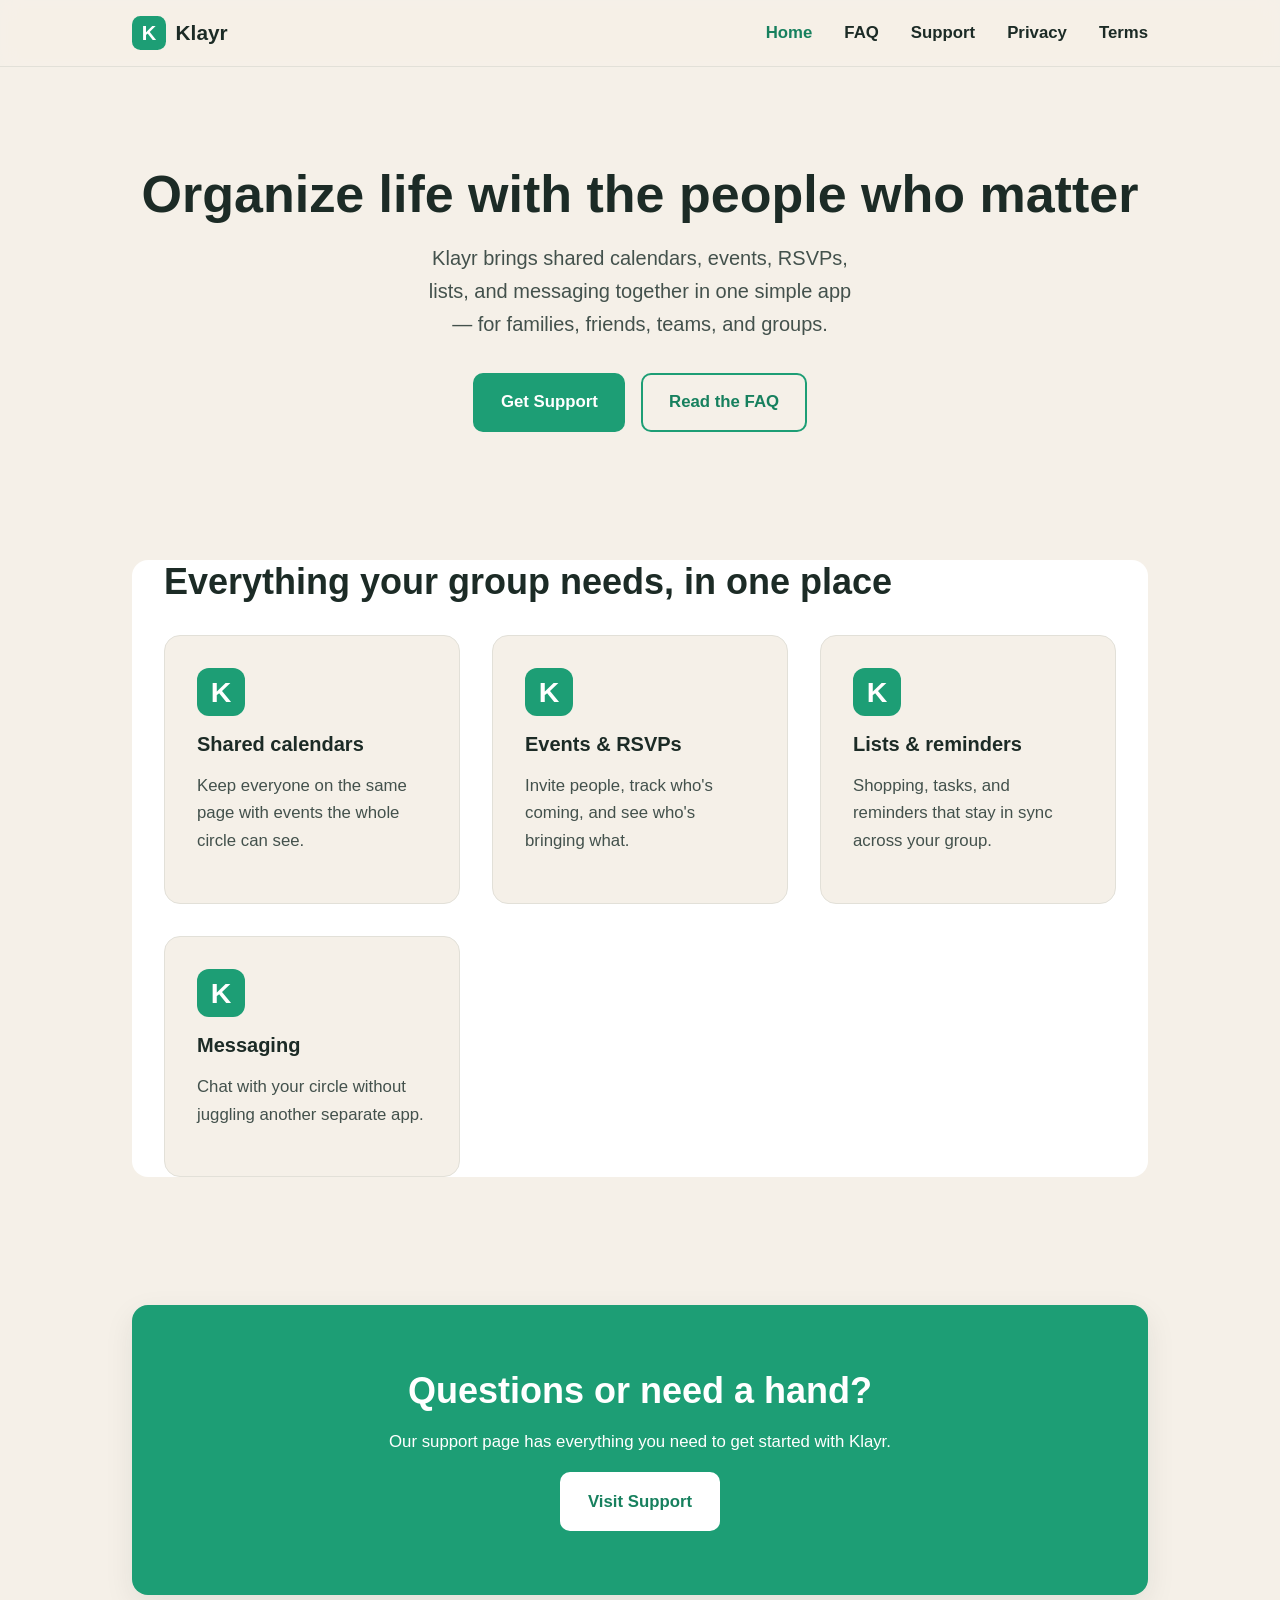
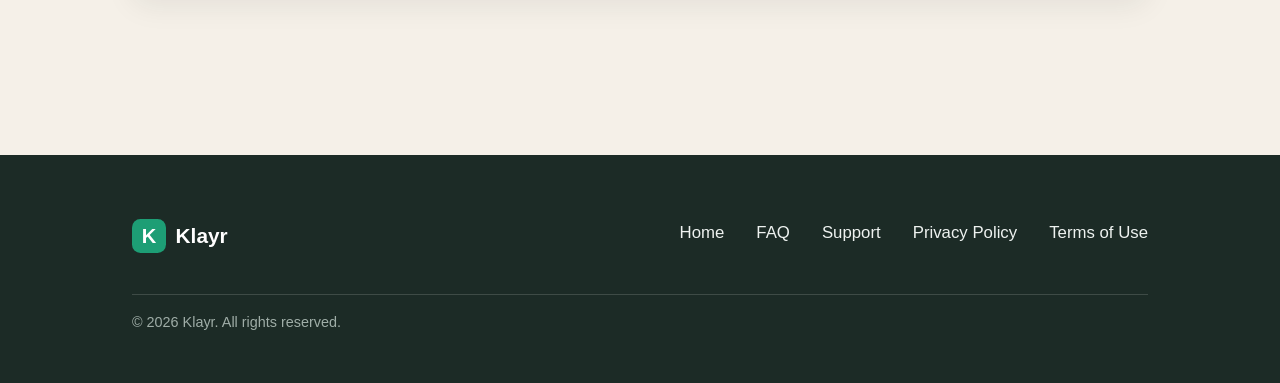
<file: index.html>
<!DOCTYPE html>
<html lang="en">
<head>
  <meta charset="UTF-8">
  <meta name="viewport" content="width=device-width, initial-scale=1.0">

  <title>Klayr — One place to organize life with the people who matter</title>
  <meta name="description" content="Klayr brings shared calendars, events, RSVPs, lists, and messaging into one simple app for families, friends, teams, and groups.">

  <!-- Open Graph / social sharing -->
  <meta property="og:type" content="website">
  <meta property="og:site_name" content="Klayr">
  <meta property="og:title" content="Klayr — organize life together">
  <meta property="og:description" content="Shared calendars, events, RSVPs, lists, and messaging in one simple app.">
  <meta property="og:image" content="assets/og-image.svg">
  <meta property="og:url" content="https://jasonpbutler1-jpg.github.io/klayr-website/">
  <meta name="twitter:card" content="summary_large_image">

  <!-- Favicon -->
  <link rel="icon" type="image/svg+xml" href="assets/favicon.svg">
  <link rel="apple-touch-icon" href="assets/favicon.svg">

  <link rel="stylesheet" href="css/styles.css">
  <script src="js/main.js" defer></script>
</head>
<body>
  <a class="skip-link" href="#main">Skip to main content</a>

  <!-- ===== Site header ===== -->
  <header class="site-header">
    <div class="container">
      <a class="brand" href="index.html">
        <img class="brand__mark" src="assets/favicon.svg" alt="" width="34" height="34">
        <span>Klayr</span>
      </a>

      <button class="nav-toggle" type="button" aria-expanded="false" aria-controls="primary-nav">
        Menu
      </button>

      <nav class="primary-nav" id="primary-nav" aria-label="Primary">
        <ul>
          <li><a href="index.html" aria-current="page">Home</a></li>
          <li><a href="faq.html">FAQ</a></li>
          <li><a href="support.html">Support</a></li>
          <li><a href="privacy.html">Privacy</a></li>
          <li><a href="terms.html">Terms</a></li>
        </ul>
      </nav>
    </div>
  </header>

  <main id="main">
    <!-- ===== Hero ===== -->
    <section class="hero container">
      <h1>Organize life with the people who matter</h1>
      <p class="lead">Klayr brings shared calendars, events, RSVPs, lists, and messaging together in one simple app — for families, friends, teams, and groups.</p>
      <div class="hero__actions">
        <a class="btn btn--primary" href="support.html">Get Support</a>
        <a class="btn btn--ghost" href="faq.html">Read the FAQ</a>
      </div>
    </section>

    <!-- ===== Features ===== -->
    <section class="container">
      <div class="features container">
        <h2>Everything your group needs, in one place</h2>
        <div class="feature-grid">
          <article class="feature">
            <img class="feature__icon" src="assets/favicon.svg" alt="" width="48" height="48">
            <h3>Shared calendars</h3>
            <p>Keep everyone on the same page with events the whole circle can see.</p>
          </article>
          <article class="feature">
            <img class="feature__icon" src="assets/favicon.svg" alt="" width="48" height="48">
            <h3>Events &amp; RSVPs</h3>
            <p>Invite people, track who's coming, and see who's bringing what.</p>
          </article>
          <article class="feature">
            <img class="feature__icon" src="assets/favicon.svg" alt="" width="48" height="48">
            <h3>Lists &amp; reminders</h3>
            <p>Shopping, tasks, and reminders that stay in sync across your group.</p>
          </article>
          <article class="feature">
            <img class="feature__icon" src="assets/favicon.svg" alt="" width="48" height="48">
            <h3>Messaging</h3>
            <p>Chat with your circle without juggling another separate app.</p>
          </article>
        </div>
      </div>
    </section>

    <!-- ===== Call to action ===== -->
    <section class="cta container">
      <div class="cta__card">
        <h2>Questions or need a hand?</h2>
        <p>Our support page has everything you need to get started with Klayr.</p>
        <a class="btn btn--on-brand" href="support.html">Visit Support</a>
      </div>
    </section>
  </main>

  <!-- ===== Footer ===== -->
  <footer class="site-footer">
    <div class="container">
      <div class="footer-grid">
        <div>
          <a class="brand" href="index.html">
            <img class="brand__mark" src="assets/favicon.svg" alt="" width="34" height="34">
            <span>Klayr</span>
          </a>
        </div>
        <nav class="footer-nav" aria-label="Footer">
          <ul>
            <li><a href="index.html">Home</a></li>
            <li><a href="faq.html">FAQ</a></li>
            <li><a href="support.html">Support</a></li>
            <li><a href="privacy.html">Privacy Policy</a></li>
            <li><a href="terms.html">Terms of Use</a></li>
          </ul>
        </nav>
      </div>
      <p class="footer-legal">&copy; <span id="year">2026</span> Klayr. All rights reserved.</p>
    </div>
  </footer>
</body>
</html>
</file>
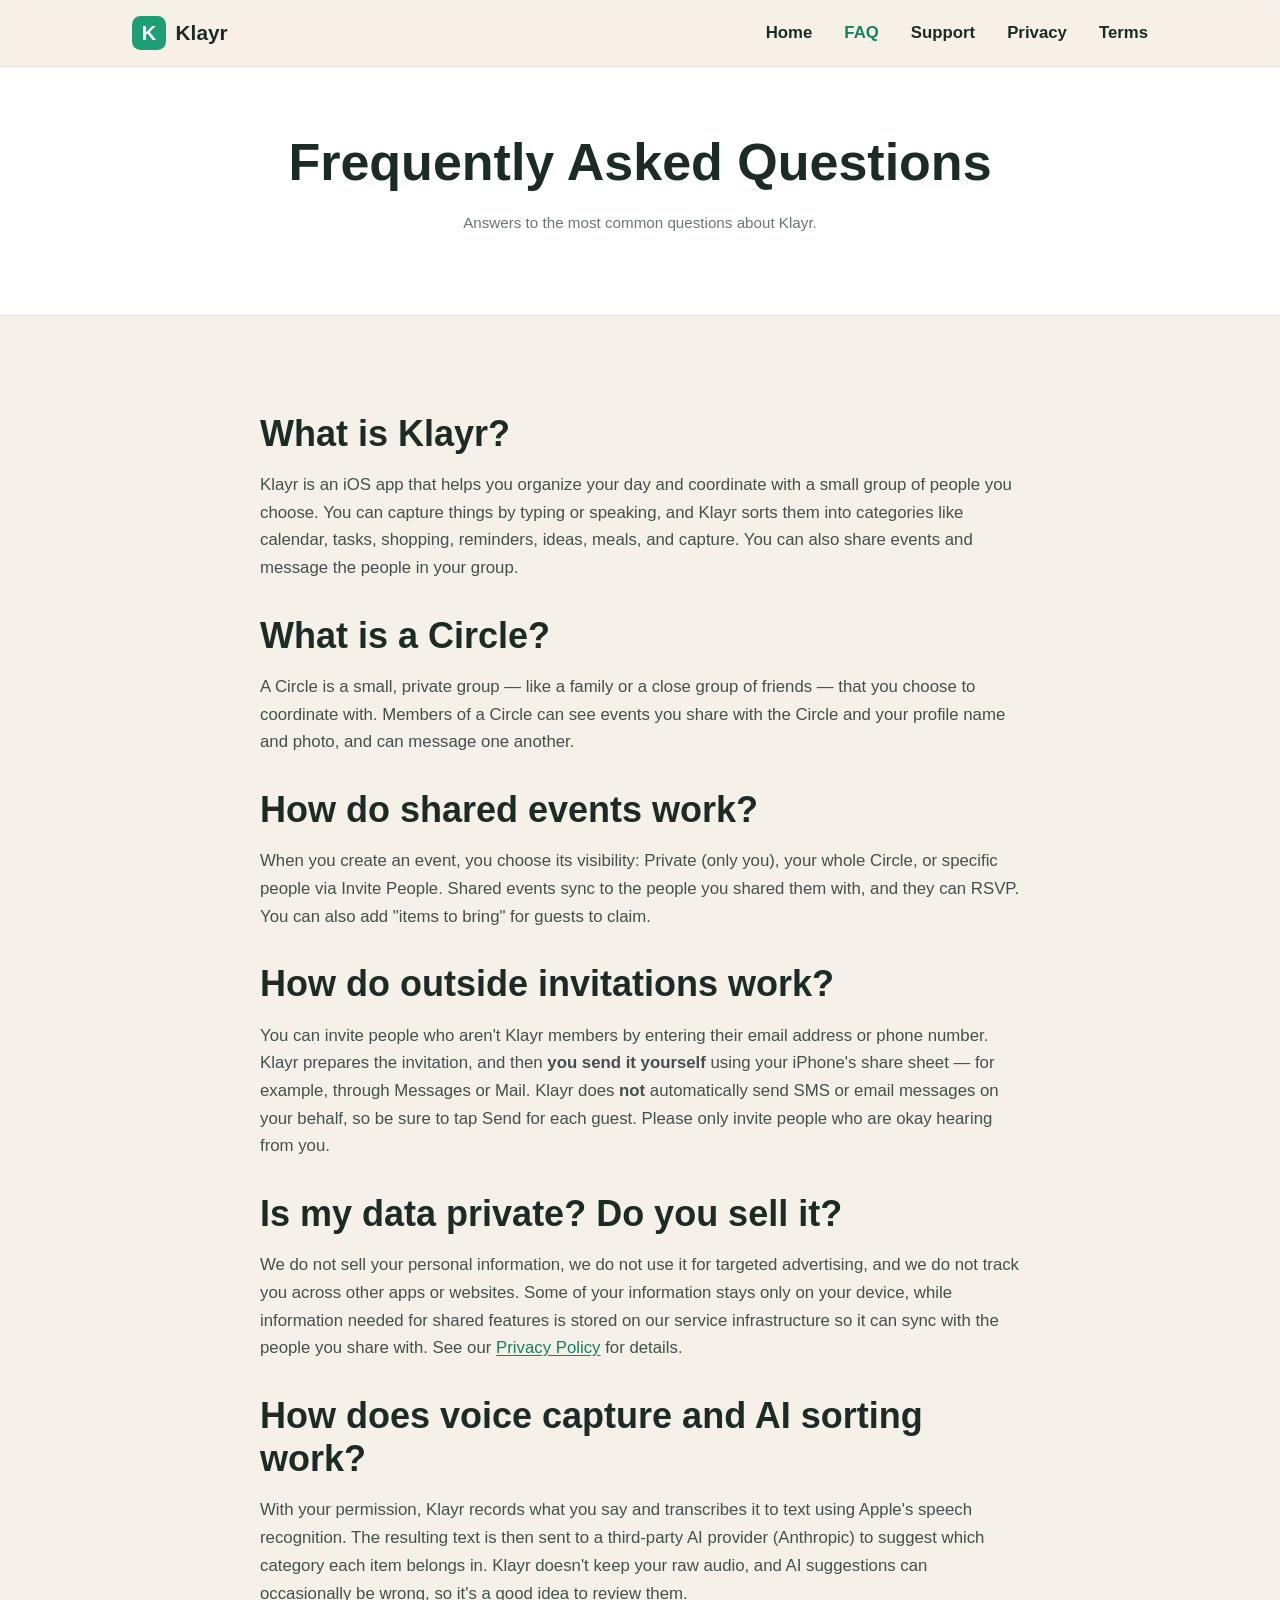
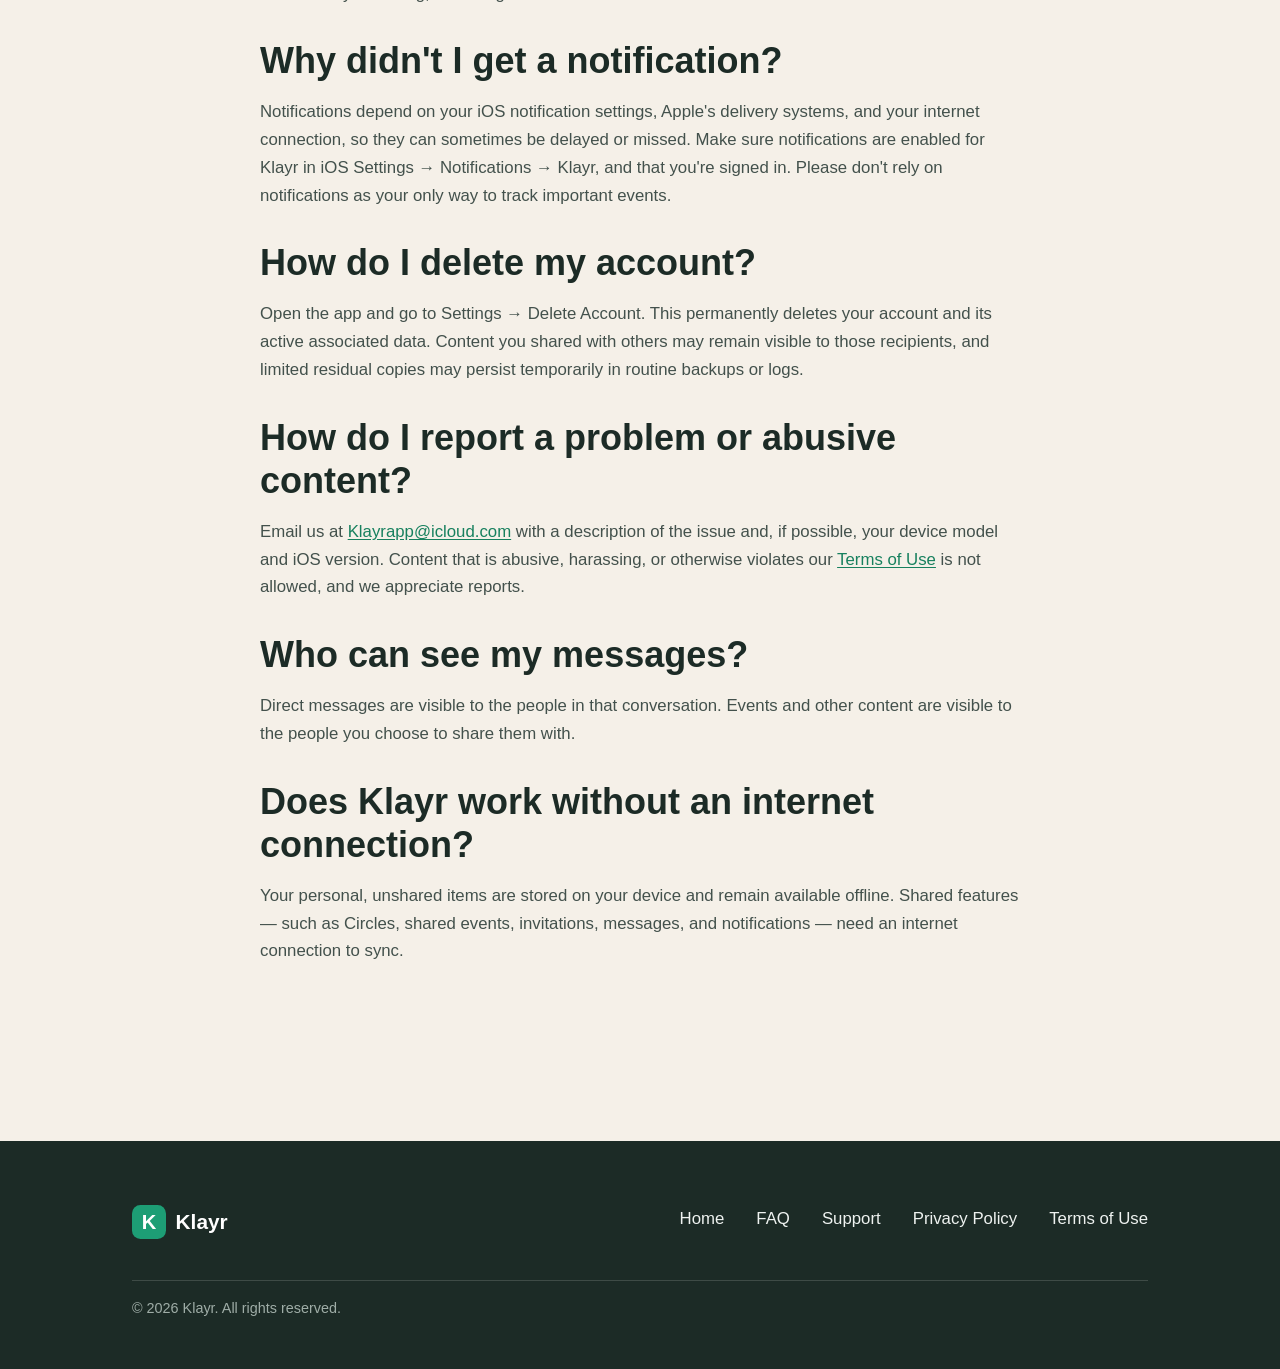
<file: faq.html>
<!DOCTYPE html>
<html lang="en">
<head>
  <meta charset="UTF-8">
  <meta name="viewport" content="width=device-width, initial-scale=1.0">

  <title>FAQ — Klayr</title>
  <meta name="description" content="Frequently asked questions about Klayr.">

  <meta property="og:type" content="website">
  <meta property="og:site_name" content="Klayr">
  <meta property="og:title" content="FAQ — Klayr">
  <meta property="og:description" content="Frequently asked questions about Klayr.">
  <meta property="og:image" content="assets/og-image.svg">
  <meta property="og:url" content="https://jasonpbutler1-jpg.github.io/klayr-website/faq.html">
  <meta name="twitter:card" content="summary_large_image">

  <link rel="icon" type="image/svg+xml" href="assets/favicon.svg">
  <link rel="apple-touch-icon" href="assets/favicon.svg">

  <link rel="stylesheet" href="css/styles.css">
  <script src="js/main.js" defer></script>
</head>
<body>
  <a class="skip-link" href="#main">Skip to main content</a>

  <header class="site-header">
    <div class="container">
      <a class="brand" href="index.html">
        <img class="brand__mark" src="assets/favicon.svg" alt="" width="34" height="34">
        <span>Klayr</span>
      </a>
      <button class="nav-toggle" type="button" aria-expanded="false" aria-controls="primary-nav">Menu</button>
      <nav class="primary-nav" id="primary-nav" aria-label="Primary">
        <ul>
          <li><a href="index.html">Home</a></li>
          <li><a href="faq.html" aria-current="page">FAQ</a></li>
          <li><a href="support.html">Support</a></li>
          <li><a href="privacy.html">Privacy</a></li>
          <li><a href="terms.html">Terms</a></li>
        </ul>
      </nav>
    </div>
  </header>

  <main id="main">
    <header class="page-header">
      <div class="container">
        <h1>Frequently Asked Questions</h1>
        <p class="meta-line">Answers to the most common questions about Klayr.</p>
      </div>
    </header>

    <section class="container">
      <div class="page-content">
        <h2>What is Klayr?</h2>
        <p>Klayr is an iOS app that helps you organize your day and coordinate with a
           small group of people you choose. You can capture things by typing or speaking,
           and Klayr sorts them into categories like calendar, tasks, shopping, reminders,
           ideas, meals, and capture. You can also share events and message the people in
           your group.</p>

        <h2>What is a Circle?</h2>
        <p>A Circle is a small, private group — like a family or a close group of friends —
           that you choose to coordinate with. Members of a Circle can see events you share
           with the Circle and your profile name and photo, and can message one another.</p>

        <h2>How do shared events work?</h2>
        <p>When you create an event, you choose its visibility: Private (only you), your
           whole Circle, or specific people via Invite People. Shared events sync to the
           people you shared them with, and they can RSVP. You can also add "items to
           bring" for guests to claim.</p>

        <h2>How do outside invitations work?</h2>
        <p>You can invite people who aren't Klayr members by entering their email address
           or phone number. Klayr prepares the invitation, and then <strong>you send it
           yourself</strong> using your iPhone's share sheet — for example, through Messages
           or Mail. Klayr does <strong>not</strong> automatically send SMS or email
           messages on your behalf, so be sure to tap Send for each guest. Please only
           invite people who are okay hearing from you.</p>

        <h2>Is my data private? Do you sell it?</h2>
        <p>We do not sell your personal information, we do not use it for targeted
           advertising, and we do not track you across other apps or websites. Some of your
           information stays only on your device, while information needed for shared
           features is stored on our service infrastructure so it can sync with the people
           you share with. See our <a href="privacy.html">Privacy Policy</a> for details.</p>

        <h2>How does voice capture and AI sorting work?</h2>
        <p>With your permission, Klayr records what you say and transcribes it to text using
           Apple's speech recognition. The resulting text is then sent to a third-party AI
           provider (Anthropic) to suggest which category each item belongs in. Klayr
           doesn't keep your raw audio, and AI suggestions can occasionally be wrong, so
           it's a good idea to review them.</p>

        <h2>Why didn't I get a notification?</h2>
        <p>Notifications depend on your iOS notification settings, Apple's delivery systems,
           and your internet connection, so they can sometimes be delayed or missed. Make
           sure notifications are enabled for Klayr in iOS Settings → Notifications → Klayr,
           and that you're signed in. Please don't rely on notifications as your only way to
           track important events.</p>

        <h2>How do I delete my account?</h2>
        <p>Open the app and go to Settings → Delete Account. This permanently deletes your
           account and its active associated data. Content you shared with others may remain
           visible to those recipients, and limited residual copies may persist temporarily
           in routine backups or logs.</p>

        <h2>How do I report a problem or abusive content?</h2>
        <p>Email us at <a href="mailto:Klayrapp@icloud.com">Klayrapp@icloud.com</a> with a
           description of the issue and, if possible, your device model and iOS version.
           Content that is abusive, harassing, or otherwise violates our
           <a href="terms.html">Terms of Use</a> is not allowed, and we appreciate reports.</p>

        <h2>Who can see my messages?</h2>
        <p>Direct messages are visible to the people in that conversation. Events and other
           content are visible to the people you choose to share them with.</p>

        <h2>Does Klayr work without an internet connection?</h2>
        <p>Your personal, unshared items are stored on your device and remain available
           offline. Shared features — such as Circles, shared events, invitations, messages,
           and notifications — need an internet connection to sync.</p>
      </div>
    </section>
  </main>

  <footer class="site-footer">
    <div class="container">
      <div class="footer-grid">
        <div>
          <a class="brand" href="index.html">
            <img class="brand__mark" src="assets/favicon.svg" alt="" width="34" height="34">
            <span>Klayr</span>
          </a>
        </div>
        <nav class="footer-nav" aria-label="Footer">
          <ul>
            <li><a href="index.html">Home</a></li>
            <li><a href="faq.html">FAQ</a></li>
            <li><a href="support.html">Support</a></li>
            <li><a href="privacy.html">Privacy Policy</a></li>
            <li><a href="terms.html">Terms of Use</a></li>
          </ul>
        </nav>
      </div>
      <p class="footer-legal">&copy; 2026 Klayr. All rights reserved.</p>
    </div>
  </footer>
</body>
</html>
</file>
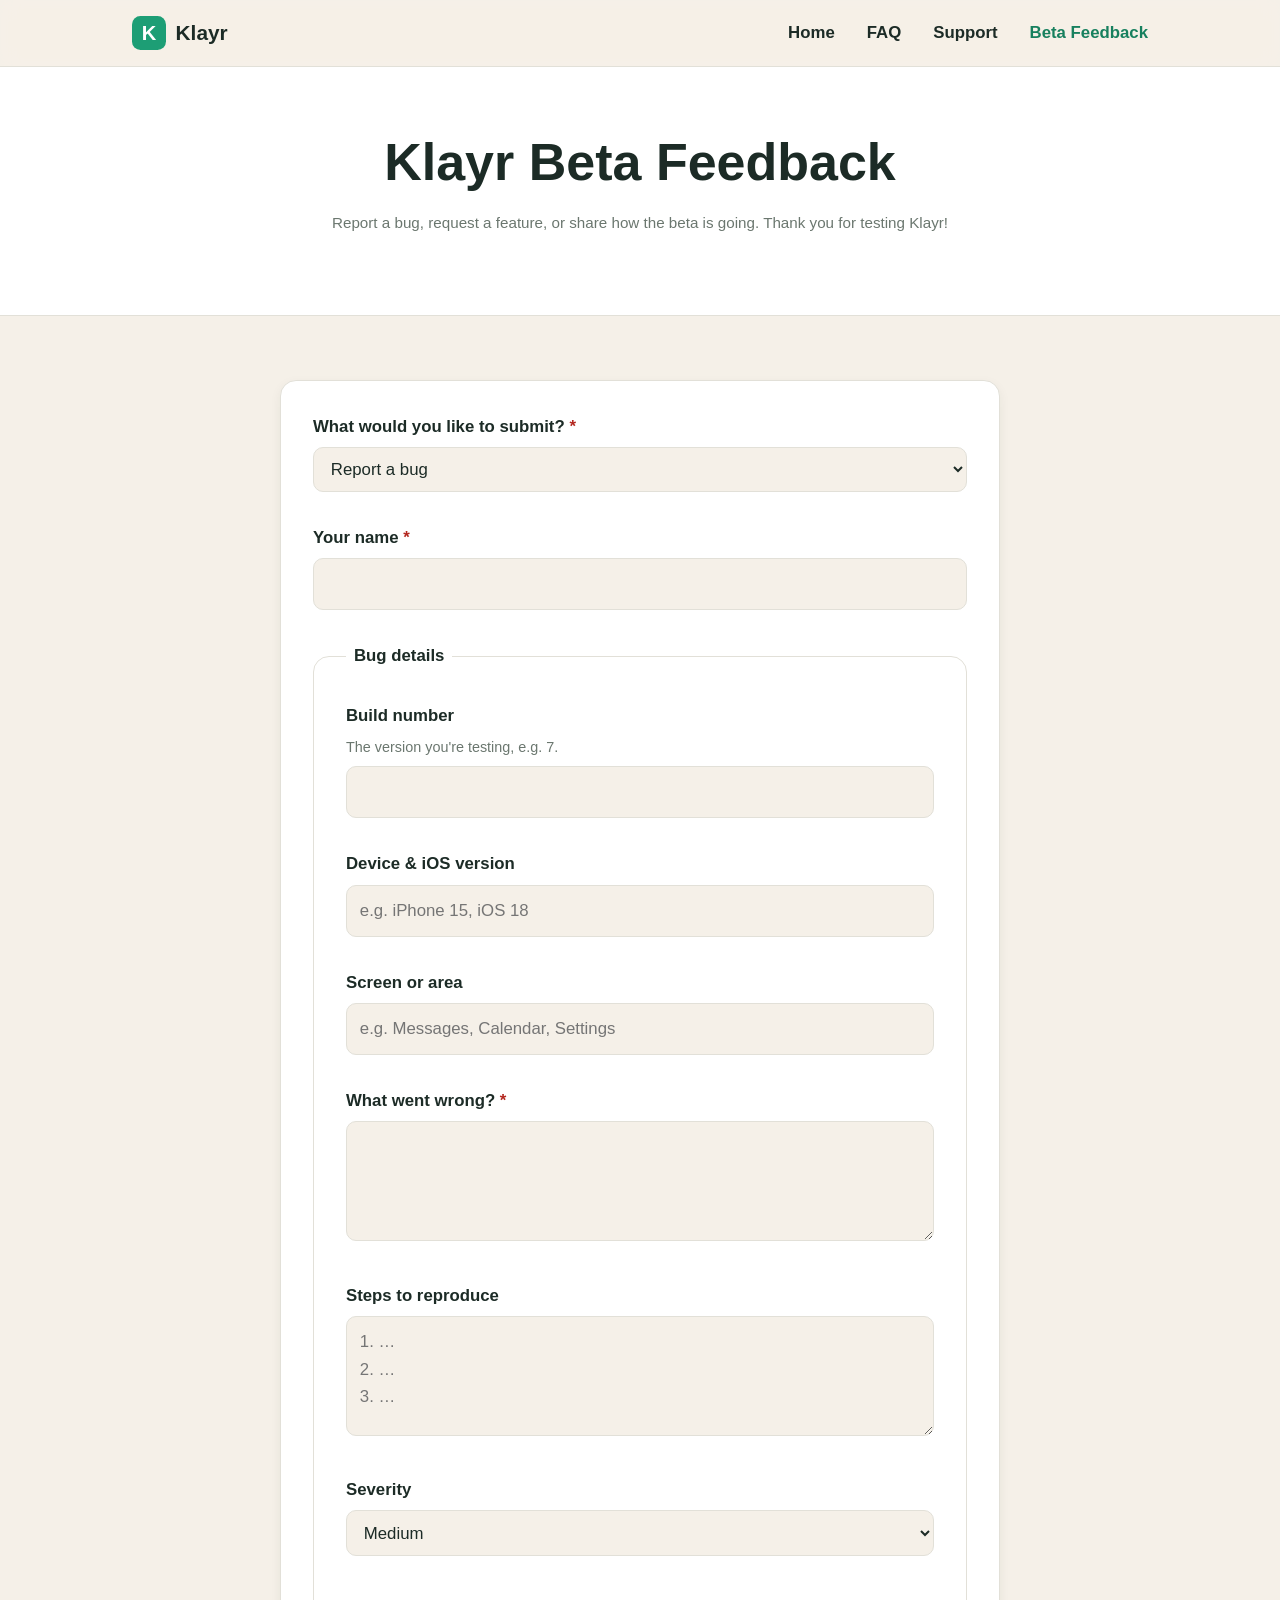
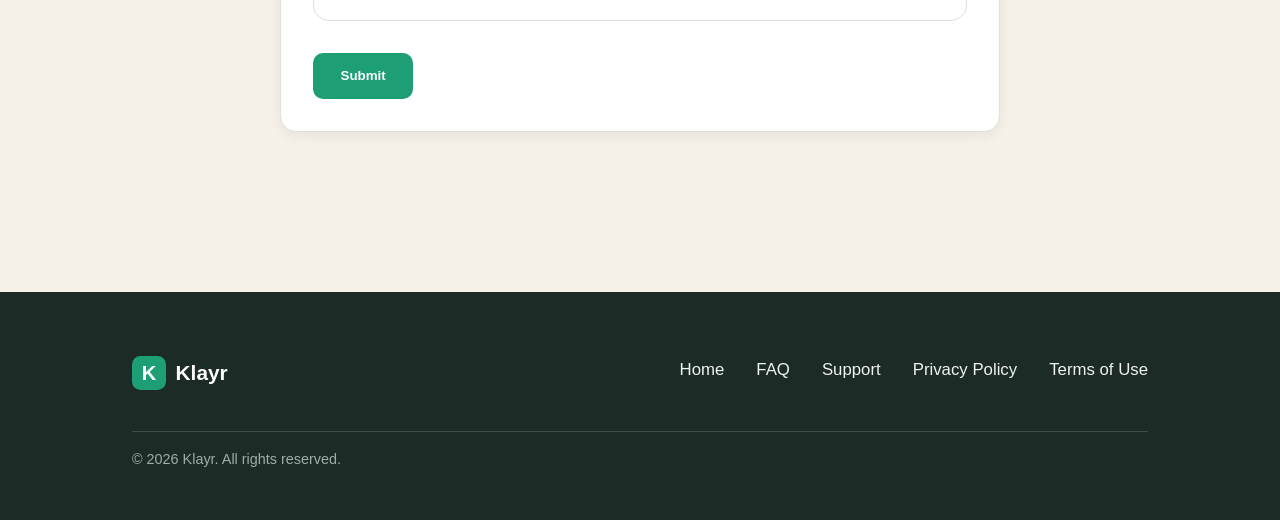
<file: feedback.html>
<!DOCTYPE html>
<html lang="en">
<head>
  <meta charset="UTF-8">
  <meta name="viewport" content="width=device-width, initial-scale=1.0">

  <title>Beta Feedback — Klayr</title>
  <meta name="description" content="Report a bug, request a feature, or share feedback about the Klayr beta.">
  <meta name="robots" content="noindex">

  <meta property="og:type" content="website">
  <meta property="og:site_name" content="Klayr">
  <meta property="og:title" content="Klayr Beta Feedback">
  <meta property="og:description" content="Report a bug, request a feature, or share feedback about the Klayr beta.">
  <meta property="og:image" content="assets/og-image.svg">
  <meta property="og:url" content="https://jasonpbutler1-jpg.github.io/klayr-website/feedback.html">
  <meta name="twitter:card" content="summary_large_image">

  <link rel="icon" type="image/svg+xml" href="assets/favicon.svg">
  <link rel="apple-touch-icon" href="assets/favicon.svg">

  <link rel="stylesheet" href="css/styles.css">
  <script src="js/main.js" defer></script>
  <script src="js/feedback.js" defer></script>
</head>
<body>
  <a class="skip-link" href="#main">Skip to main content</a>

  <header class="site-header">
    <div class="container">
      <a class="brand" href="index.html">
        <img class="brand__mark" src="assets/favicon.svg" alt="" width="34" height="34">
        <span>Klayr</span>
      </a>
      <button class="nav-toggle" type="button" aria-expanded="false" aria-controls="primary-nav">Menu</button>
      <nav class="primary-nav" id="primary-nav" aria-label="Primary">
        <ul>
          <li><a href="index.html">Home</a></li>
          <li><a href="faq.html">FAQ</a></li>
          <li><a href="support.html">Support</a></li>
          <li><a href="feedback.html" aria-current="page">Beta Feedback</a></li>
        </ul>
      </nav>
    </div>
  </header>

  <main id="main">
    <header class="page-header">
      <div class="container">
        <h1>Klayr Beta Feedback</h1>
        <p class="meta-line">Report a bug, request a feature, or share how the beta is going. Thank you for testing Klayr!</p>
      </div>
    </header>

    <section class="container">
      <form class="form-card" id="feedback-form" novalidate>
        <!-- Live status region for success / error messages -->
        <p class="form-status" id="form-status" role="status" aria-live="polite" hidden></p>

        <!-- What are you submitting? Controls which section shows. -->
        <div class="field">
          <label for="type">What would you like to submit? <span class="req" aria-hidden="true">*</span></label>
          <select id="type" name="type" required>
            <option value="bug">Report a bug</option>
            <option value="feature">Request a feature</option>
            <option value="feedback">General feedback</option>
          </select>
        </div>

        <!-- Shared field: name -->
        <div class="field">
          <label for="tester">Your name <span class="req" aria-hidden="true">*</span></label>
          <input type="text" id="tester" name="tester" autocomplete="name" required>
        </div>

        <!-- ===== Bug section ===== -->
        <fieldset id="section-bug" data-section="bug">
          <legend>Bug details</legend>

          <div class="field">
            <label for="bug-build">Build number</label>
            <p class="hint" id="build-hint">The version you're testing, e.g. 7.</p>
            <input type="text" id="bug-build" name="build_number" aria-describedby="build-hint">
          </div>

          <div class="field">
            <label for="bug-device">Device &amp; iOS version</label>
            <input type="text" id="bug-device" name="bug_device" placeholder="e.g. iPhone 15, iOS 18">
          </div>

          <div class="field">
            <label for="bug-screen">Screen or area</label>
            <input type="text" id="bug-screen" name="screen" placeholder="e.g. Messages, Calendar, Settings">
          </div>

          <div class="field">
            <label for="bug-desc">What went wrong? <span class="req" aria-hidden="true">*</span></label>
            <textarea id="bug-desc" name="issue_description"></textarea>
          </div>

          <div class="field">
            <label for="bug-steps">Steps to reproduce</label>
            <textarea id="bug-steps" name="steps_to_reproduce" placeholder="1. …&#10;2. …&#10;3. …"></textarea>
          </div>

          <div class="field">
            <label for="bug-severity">Severity</label>
            <select id="bug-severity" name="severity">
              <option value="Low">Low</option>
              <option value="Medium" selected>Medium</option>
              <option value="High">High</option>
              <option value="Critical">Critical</option>
            </select>
          </div>
        </fieldset>

        <!-- ===== Feature section ===== -->
        <fieldset id="section-feature" data-section="feature" hidden>
          <legend>Feature request</legend>

          <div class="field">
            <label for="feature-name">Feature requested <span class="req" aria-hidden="true">*</span></label>
            <input type="text" id="feature-name" name="feature_requested">
          </div>

          <div class="field">
            <label for="feature-problem">What problem would it solve?</label>
            <textarea id="feature-problem" name="problem_it_solves"></textarea>
          </div>

          <div class="field">
            <label for="feature-priority">How important is it to you?</label>
            <select id="feature-priority" name="priority">
              <option value="Low">Low</option>
              <option value="Medium" selected>Medium</option>
              <option value="High">High</option>
            </select>
          </div>
        </fieldset>

        <!-- ===== Feedback section ===== -->
        <fieldset id="section-feedback" data-section="feedback" hidden>
          <legend>General feedback</legend>

          <div class="field">
            <label for="fb-category">Category</label>
            <select id="fb-category" name="feedback_category">
              <option value="Positive Feedback" selected>Positive feedback</option>
              <option value="UI">UI</option>
              <option value="Confusing">Confusing</option>
              <option value="Performance">Performance</option>
              <option value="Crash">Crash</option>
              <option value="Feature Request">Feature request</option>
            </select>
          </div>

          <div class="field">
            <label for="fb-device">Device &amp; iOS version</label>
            <input type="text" id="fb-device" name="fb_device" placeholder="e.g. iPhone 15, iOS 18">
          </div>

          <div class="field">
            <label for="fb-worked">What worked well?</label>
            <textarea id="fb-worked" name="what_worked_well"></textarea>
          </div>

          <div class="field">
            <label for="fb-confusing">What was confusing?</label>
            <textarea id="fb-confusing" name="what_was_confusing"></textarea>
          </div>

          <div class="field">
            <label for="fb-favorite">Favorite feature</label>
            <input type="text" id="fb-favorite" name="favorite_feature">
          </div>

          <div class="field">
            <label for="fb-wish">A feature you wish existed</label>
            <input type="text" id="fb-wish" name="feature_wish">
          </div>

          <div class="field">
            <label for="fb-rating">Overall rating (1–10)</label>
            <select id="fb-rating" name="overall_rating">
              <option value="">Select…</option>
              <option>1</option><option>2</option><option>3</option><option>4</option>
              <option>5</option><option>6</option><option>7</option><option>8</option>
              <option>9</option><option>10</option>
            </select>
          </div>

          <div class="field">
            <label for="fb-comments">Additional comments</label>
            <textarea id="fb-comments" name="additional_comments"></textarea>
          </div>
        </fieldset>

        <button class="btn btn--primary" type="submit" id="submit-btn">Submit</button>
      </form>
    </section>
  </main>

  <footer class="site-footer">
    <div class="container">
      <div class="footer-grid">
        <div>
          <a class="brand" href="index.html">
            <img class="brand__mark" src="assets/favicon.svg" alt="" width="34" height="34">
            <span>Klayr</span>
          </a>
        </div>
        <nav class="footer-nav" aria-label="Footer">
          <ul>
            <li><a href="index.html">Home</a></li>
            <li><a href="faq.html">FAQ</a></li>
            <li><a href="support.html">Support</a></li>
            <li><a href="privacy.html">Privacy Policy</a></li>
            <li><a href="terms.html">Terms of Use</a></li>
          </ul>
        </nav>
      </div>
      <p class="footer-legal">&copy; 2026 Klayr. All rights reserved.</p>
    </div>
  </footer>
</body>
</html>
</file>
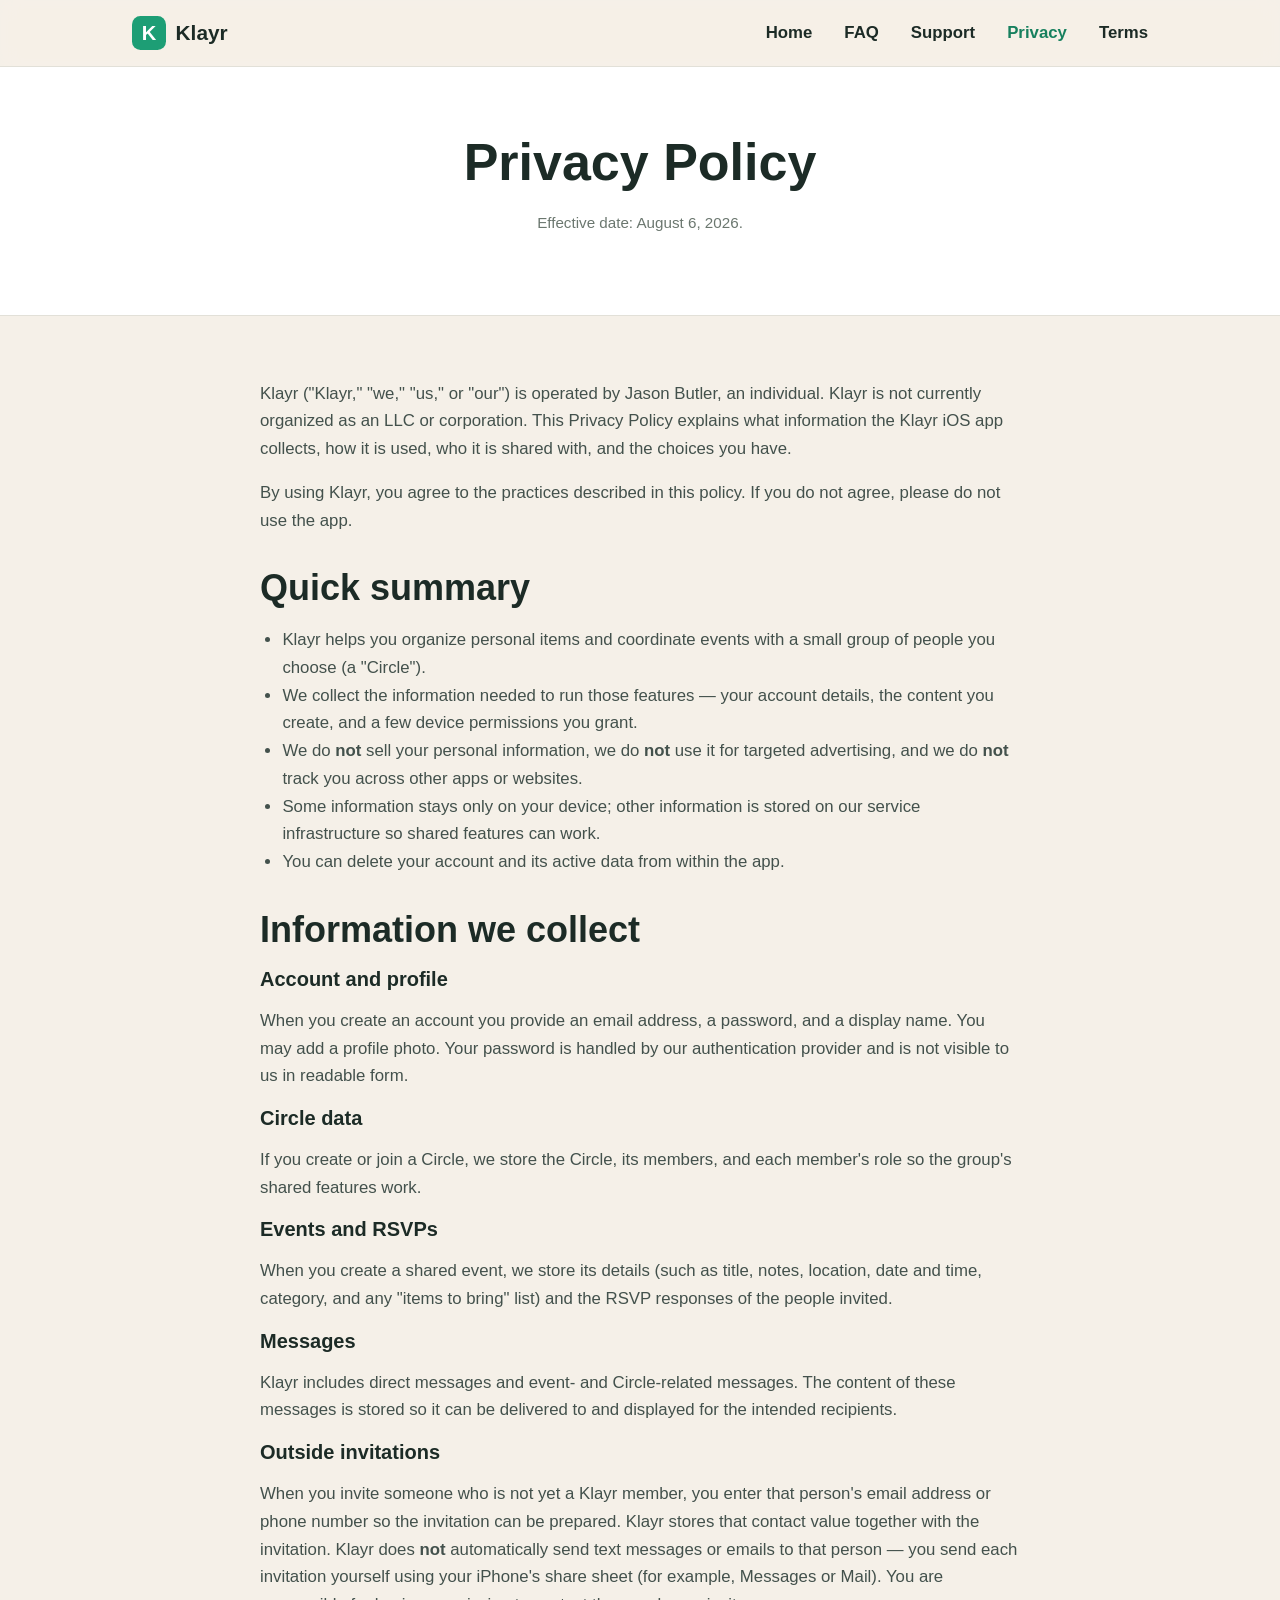
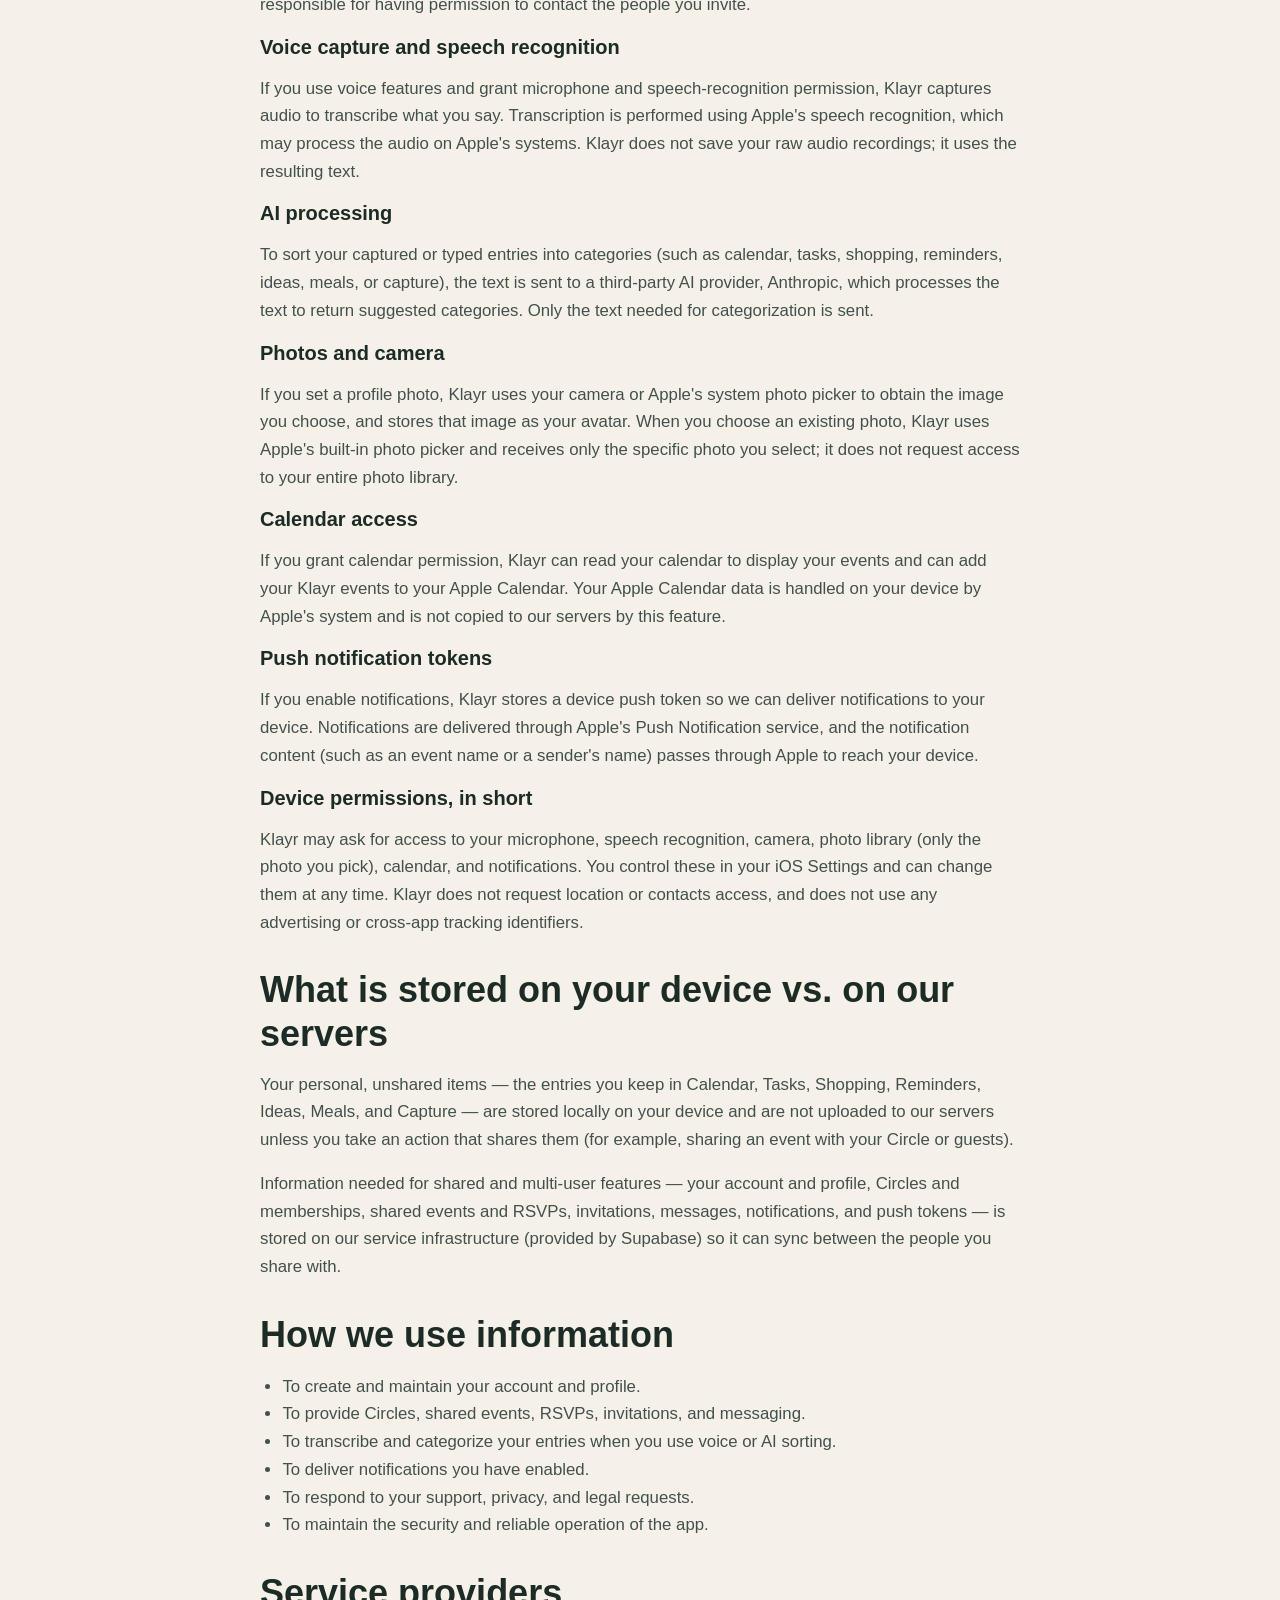
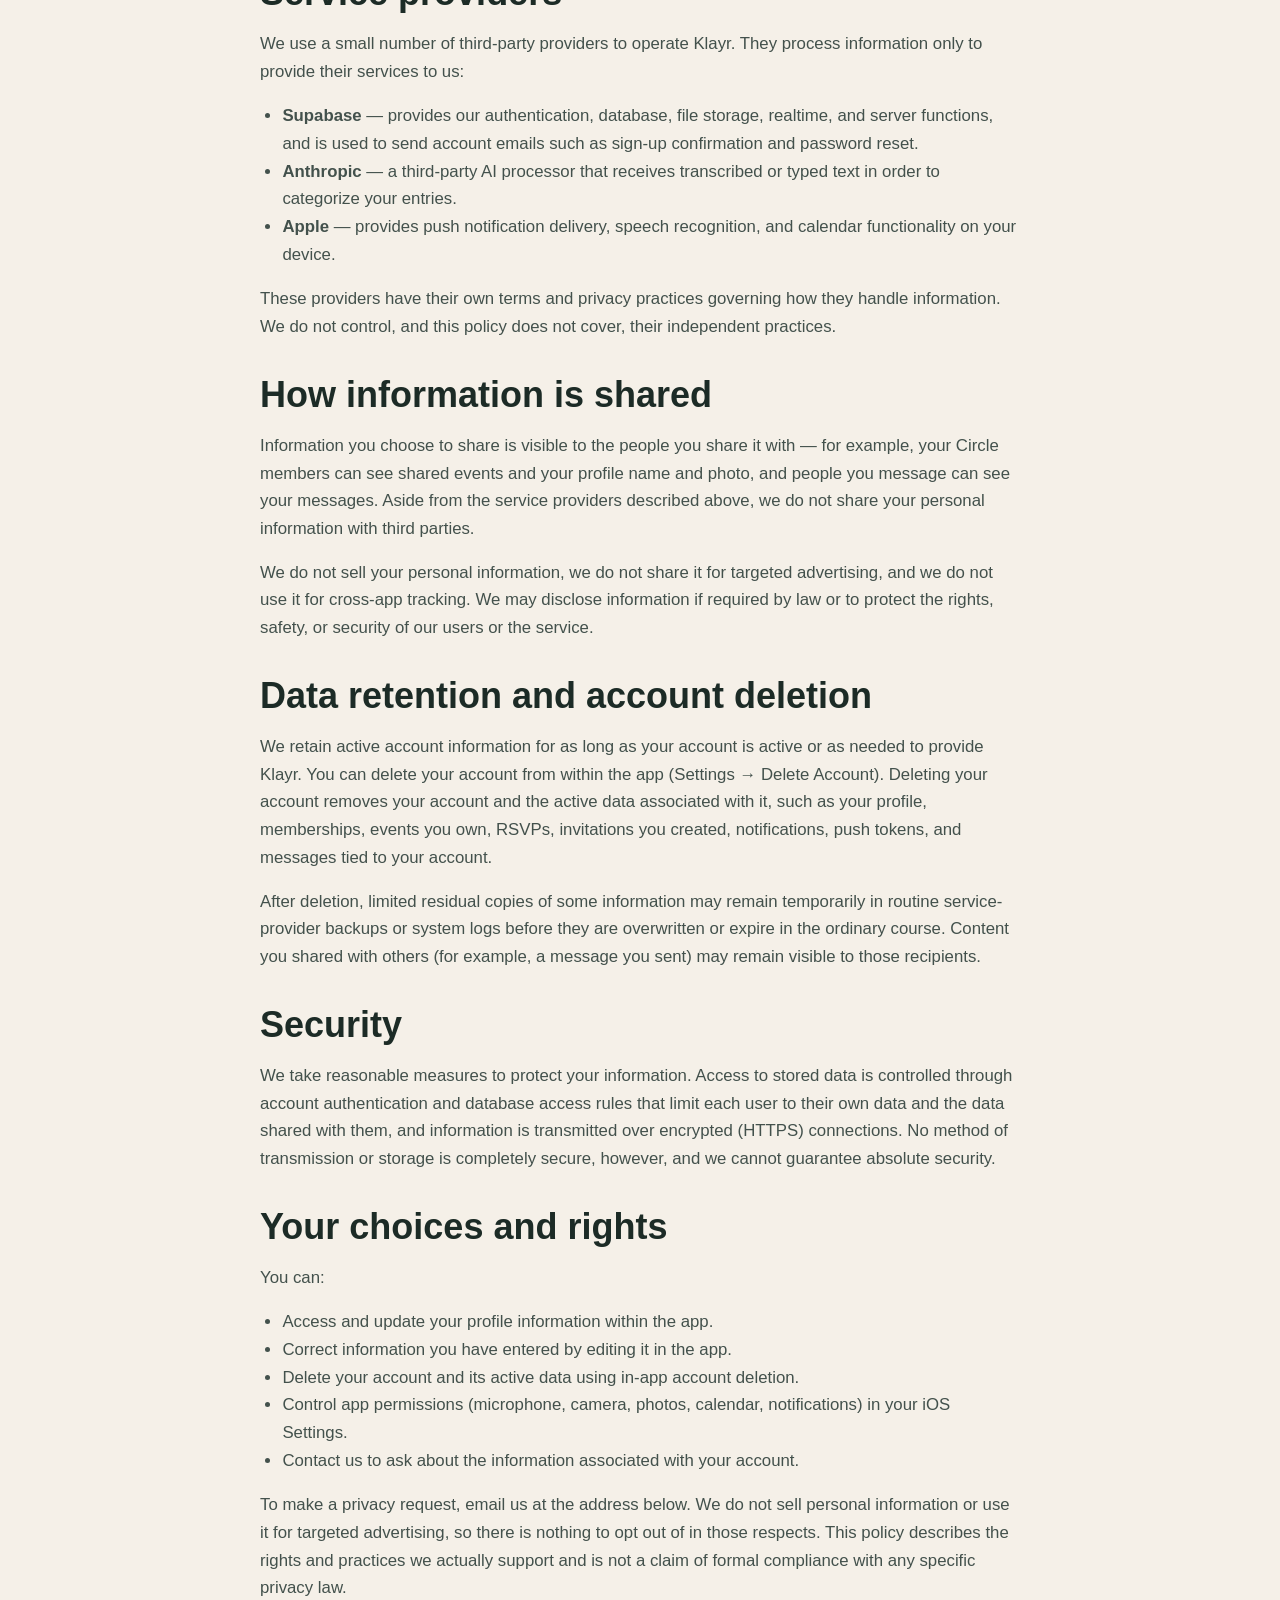
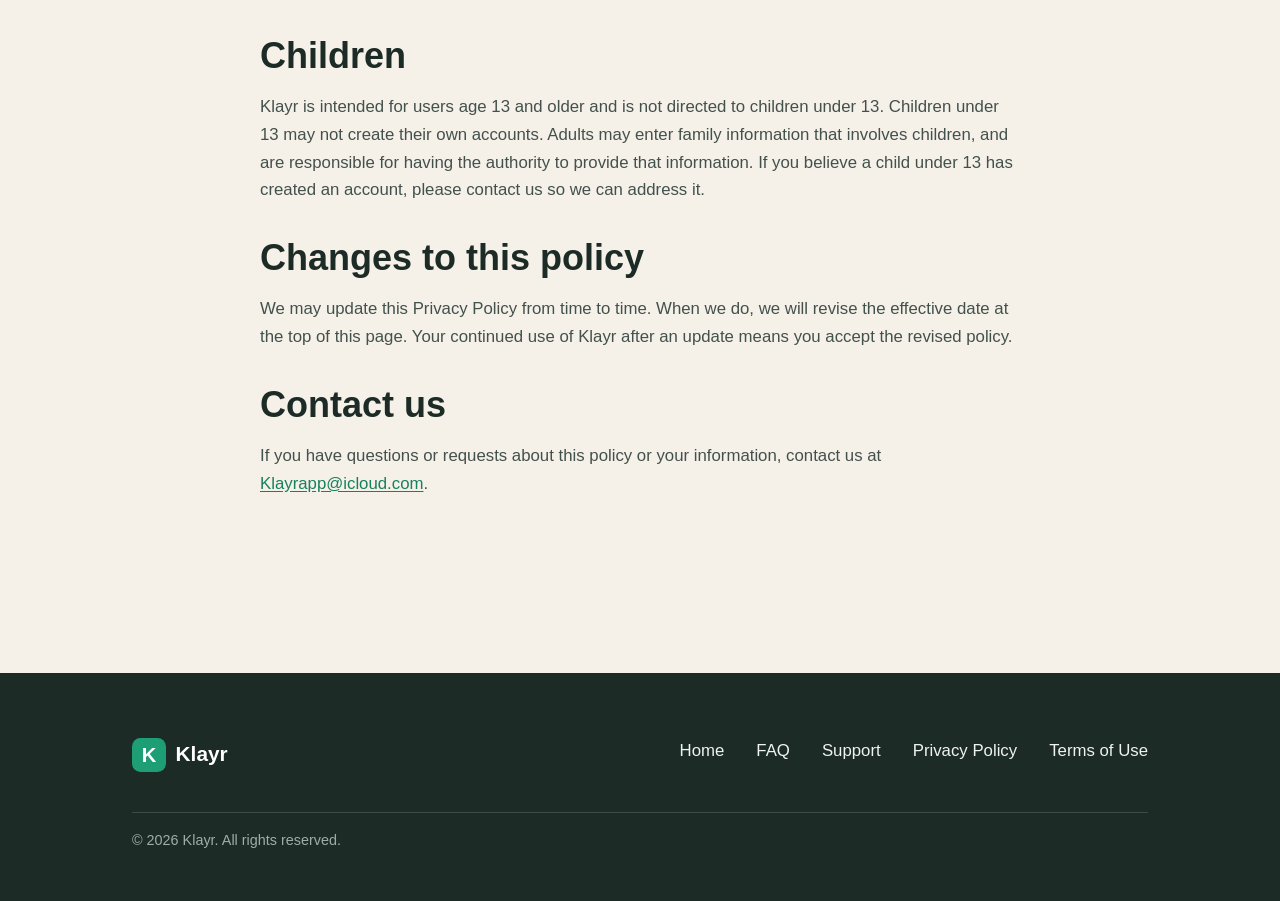
<file: privacy.html>
<!DOCTYPE html>
<html lang="en">
<head>
  <meta charset="UTF-8">
  <meta name="viewport" content="width=device-width, initial-scale=1.0">

  <title>Privacy Policy — Klayr</title>
  <meta name="description" content="Klayr's Privacy Policy.">

  <meta property="og:type" content="website">
  <meta property="og:site_name" content="Klayr">
  <meta property="og:title" content="Privacy Policy — Klayr">
  <meta property="og:description" content="Klayr's Privacy Policy.">
  <meta property="og:image" content="assets/og-image.svg">
  <meta property="og:url" content="https://jasonpbutler1-jpg.github.io/klayr-website/privacy.html">
  <meta name="twitter:card" content="summary_large_image">

  <link rel="icon" type="image/svg+xml" href="assets/favicon.svg">
  <link rel="apple-touch-icon" href="assets/favicon.svg">

  <link rel="stylesheet" href="css/styles.css">
  <script src="js/main.js" defer></script>
</head>
<body>
  <a class="skip-link" href="#main">Skip to main content</a>

  <!-- ===== Site header ===== -->
  <header class="site-header">
    <div class="container">
      <a class="brand" href="index.html">
        <img class="brand__mark" src="assets/favicon.svg" alt="" width="34" height="34">
        <span>Klayr</span>
      </a>
      <button class="nav-toggle" type="button" aria-expanded="false" aria-controls="primary-nav">Menu</button>
      <nav class="primary-nav" id="primary-nav" aria-label="Primary">
        <ul>
          <li><a href="index.html">Home</a></li>
          <li><a href="faq.html">FAQ</a></li>
          <li><a href="support.html">Support</a></li>
          <li><a href="privacy.html" aria-current="page">Privacy</a></li>
          <li><a href="terms.html">Terms</a></li>
        </ul>
      </nav>
    </div>
  </header>

  <main id="main">
    <!-- ===== Page header ===== -->
    <header class="page-header">
      <div class="container">
        <h1>Privacy Policy</h1>
        <p class="meta-line">Effective date: August 6, 2026.</p>
      </div>
    </header>

    <!-- ===== Content ===== -->
    <section class="container">
      <div class="page-content">
        <p>Klayr ("Klayr," "we," "us," or "our") is operated by Jason Butler, an
           individual. Klayr is not currently organized as an LLC or corporation.
           This Privacy Policy explains what information the Klayr iOS app collects,
           how it is used, who it is shared with, and the choices you have.</p>

        <p>By using Klayr, you agree to the practices described in this policy. If
           you do not agree, please do not use the app.</p>

        <h2>Quick summary</h2>
        <ul>
          <li>Klayr helps you organize personal items and coordinate events with a
              small group of people you choose (a "Circle").</li>
          <li>We collect the information needed to run those features — your account
              details, the content you create, and a few device permissions you grant.</li>
          <li>We do <strong>not</strong> sell your personal information, we do
              <strong>not</strong> use it for targeted advertising, and we do
              <strong>not</strong> track you across other apps or websites.</li>
          <li>Some information stays only on your device; other information is stored
              on our service infrastructure so shared features can work.</li>
          <li>You can delete your account and its active data from within the app.</li>
        </ul>

        <h2>Information we collect</h2>

        <h3>Account and profile</h3>
        <p>When you create an account you provide an email address, a password, and a
           display name. You may add a profile photo. Your password is handled by our
           authentication provider and is not visible to us in readable form.</p>

        <h3>Circle data</h3>
        <p>If you create or join a Circle, we store the Circle, its members, and each
           member's role so the group's shared features work.</p>

        <h3>Events and RSVPs</h3>
        <p>When you create a shared event, we store its details (such as title, notes,
           location, date and time, category, and any "items to bring" list) and the
           RSVP responses of the people invited.</p>

        <h3>Messages</h3>
        <p>Klayr includes direct messages and event- and Circle-related messages. The
           content of these messages is stored so it can be delivered to and displayed
           for the intended recipients.</p>

        <h3>Outside invitations</h3>
        <p>When you invite someone who is not yet a Klayr member, you enter that
           person's email address or phone number so the invitation can be prepared.
           Klayr stores that contact value together with the invitation. Klayr does
           <strong>not</strong> automatically send text messages or emails to that
           person — you send each invitation yourself using your iPhone's share sheet
           (for example, Messages or Mail). You are responsible for having permission
           to contact the people you invite.</p>

        <h3>Voice capture and speech recognition</h3>
        <p>If you use voice features and grant microphone and speech-recognition
           permission, Klayr captures audio to transcribe what you say. Transcription
           is performed using Apple's speech recognition, which may process the audio
           on Apple's systems. Klayr does not save your raw audio recordings; it uses
           the resulting text.</p>

        <h3>AI processing</h3>
        <p>To sort your captured or typed entries into categories (such as calendar,
           tasks, shopping, reminders, ideas, meals, or capture), the text is sent to
           a third-party AI provider, Anthropic, which processes the text to return
           suggested categories. Only the text needed for categorization is sent.</p>

        <h3>Photos and camera</h3>
        <p>If you set a profile photo, Klayr uses your camera or Apple's system photo
           picker to obtain the image you choose, and stores that image as your avatar.
           When you choose an existing photo, Klayr uses Apple's built-in photo picker
           and receives only the specific photo you select; it does not request access
           to your entire photo library.</p>

        <h3>Calendar access</h3>
        <p>If you grant calendar permission, Klayr can read your calendar to display
           your events and can add your Klayr events to your Apple Calendar. Your Apple
           Calendar data is handled on your device by Apple's system and is not copied
           to our servers by this feature.</p>

        <h3>Push notification tokens</h3>
        <p>If you enable notifications, Klayr stores a device push token so we can
           deliver notifications to your device. Notifications are delivered through
           Apple's Push Notification service, and the notification content (such as an
           event name or a sender's name) passes through Apple to reach your device.</p>

        <h3>Device permissions, in short</h3>
        <p>Klayr may ask for access to your microphone, speech recognition, camera,
           photo library (only the photo you pick), calendar, and notifications. You
           control these in your iOS Settings and can change them at any time. Klayr
           does not request location or contacts access, and does not use any
           advertising or cross-app tracking identifiers.</p>

        <h2>What is stored on your device vs. on our servers</h2>
        <p>Your personal, unshared items — the entries you keep in Calendar, Tasks,
           Shopping, Reminders, Ideas, Meals, and Capture — are stored locally on your
           device and are not uploaded to our servers unless you take an action that
           shares them (for example, sharing an event with your Circle or guests).</p>
        <p>Information needed for shared and multi-user features — your account and
           profile, Circles and memberships, shared events and RSVPs, invitations,
           messages, notifications, and push tokens — is stored on our service
           infrastructure (provided by Supabase) so it can sync between the people you
           share with.</p>

        <h2>How we use information</h2>
        <ul>
          <li>To create and maintain your account and profile.</li>
          <li>To provide Circles, shared events, RSVPs, invitations, and messaging.</li>
          <li>To transcribe and categorize your entries when you use voice or AI sorting.</li>
          <li>To deliver notifications you have enabled.</li>
          <li>To respond to your support, privacy, and legal requests.</li>
          <li>To maintain the security and reliable operation of the app.</li>
        </ul>

        <h2>Service providers</h2>
        <p>We use a small number of third-party providers to operate Klayr. They
           process information only to provide their services to us:</p>
        <ul>
          <li><strong>Supabase</strong> — provides our authentication, database,
              file storage, realtime, and server functions, and is used to send
              account emails such as sign-up confirmation and password reset.</li>
          <li><strong>Anthropic</strong> — a third-party AI processor that receives
              transcribed or typed text in order to categorize your entries.</li>
          <li><strong>Apple</strong> — provides push notification delivery, speech
              recognition, and calendar functionality on your device.</li>
        </ul>
        <p>These providers have their own terms and privacy practices governing how
           they handle information. We do not control, and this policy does not cover,
           their independent practices.</p>

        <h2>How information is shared</h2>
        <p>Information you choose to share is visible to the people you share it with —
           for example, your Circle members can see shared events and your profile
           name and photo, and people you message can see your messages. Aside from the
           service providers described above, we do not share your personal information
           with third parties.</p>
        <p>We do not sell your personal information, we do not share it for targeted
           advertising, and we do not use it for cross-app tracking. We may disclose
           information if required by law or to protect the rights, safety, or security
           of our users or the service.</p>

        <h2>Data retention and account deletion</h2>
        <p>We retain active account information for as long as your account is active or
           as needed to provide Klayr. You can delete your account from within the app
           (Settings → Delete Account). Deleting your account removes your account and
           the active data associated with it, such as your profile, memberships, events
           you own, RSVPs, invitations you created, notifications, push tokens, and
           messages tied to your account.</p>
        <p>After deletion, limited residual copies of some information may remain
           temporarily in routine service-provider backups or system logs before they
           are overwritten or expire in the ordinary course. Content you shared with
           others (for example, a message you sent) may remain visible to those
           recipients.</p>

        <h2>Security</h2>
        <p>We take reasonable measures to protect your information. Access to stored
           data is controlled through account authentication and database access rules
           that limit each user to their own data and the data shared with them, and
           information is transmitted over encrypted (HTTPS) connections. No method of
           transmission or storage is completely secure, however, and we cannot
           guarantee absolute security.</p>

        <h2>Your choices and rights</h2>
        <p>You can:</p>
        <ul>
          <li>Access and update your profile information within the app.</li>
          <li>Correct information you have entered by editing it in the app.</li>
          <li>Delete your account and its active data using in-app account deletion.</li>
          <li>Control app permissions (microphone, camera, photos, calendar,
              notifications) in your iOS Settings.</li>
          <li>Contact us to ask about the information associated with your account.</li>
        </ul>
        <p>To make a privacy request, email us at the address below. We do not sell
           personal information or use it for targeted advertising, so there is nothing
           to opt out of in those respects. This policy describes the rights and
           practices we actually support and is not a claim of formal compliance with
           any specific privacy law.</p>

        <h2>Children</h2>
        <p>Klayr is intended for users age 13 and older and is not directed to children
           under 13. Children under 13 may not create their own accounts. Adults may
           enter family information that involves children, and are responsible for
           having the authority to provide that information. If you believe a child
           under 13 has created an account, please contact us so we can address it.</p>

        <h2>Changes to this policy</h2>
        <p>We may update this Privacy Policy from time to time. When we do, we will
           revise the effective date at the top of this page. Your continued use of
           Klayr after an update means you accept the revised policy.</p>

        <h2>Contact us</h2>
        <p>If you have questions or requests about this policy or your information,
           contact us at <a href="mailto:Klayrapp@icloud.com">Klayrapp@icloud.com</a>.</p>
      </div>
    </section>
  </main>

  <!-- ===== Footer ===== -->
  <footer class="site-footer">
    <div class="container">
      <div class="footer-grid">
        <div>
          <a class="brand" href="index.html">
            <img class="brand__mark" src="assets/favicon.svg" alt="" width="34" height="34">
            <span>Klayr</span>
          </a>
        </div>
        <nav class="footer-nav" aria-label="Footer">
          <ul>
            <li><a href="index.html">Home</a></li>
            <li><a href="faq.html">FAQ</a></li>
            <li><a href="support.html">Support</a></li>
            <li><a href="privacy.html">Privacy Policy</a></li>
            <li><a href="terms.html">Terms of Use</a></li>
          </ul>
        </nav>
      </div>
      <p class="footer-legal">&copy; 2026 Klayr. All rights reserved.</p>
    </div>
  </footer>
</body>
</html>
</file>
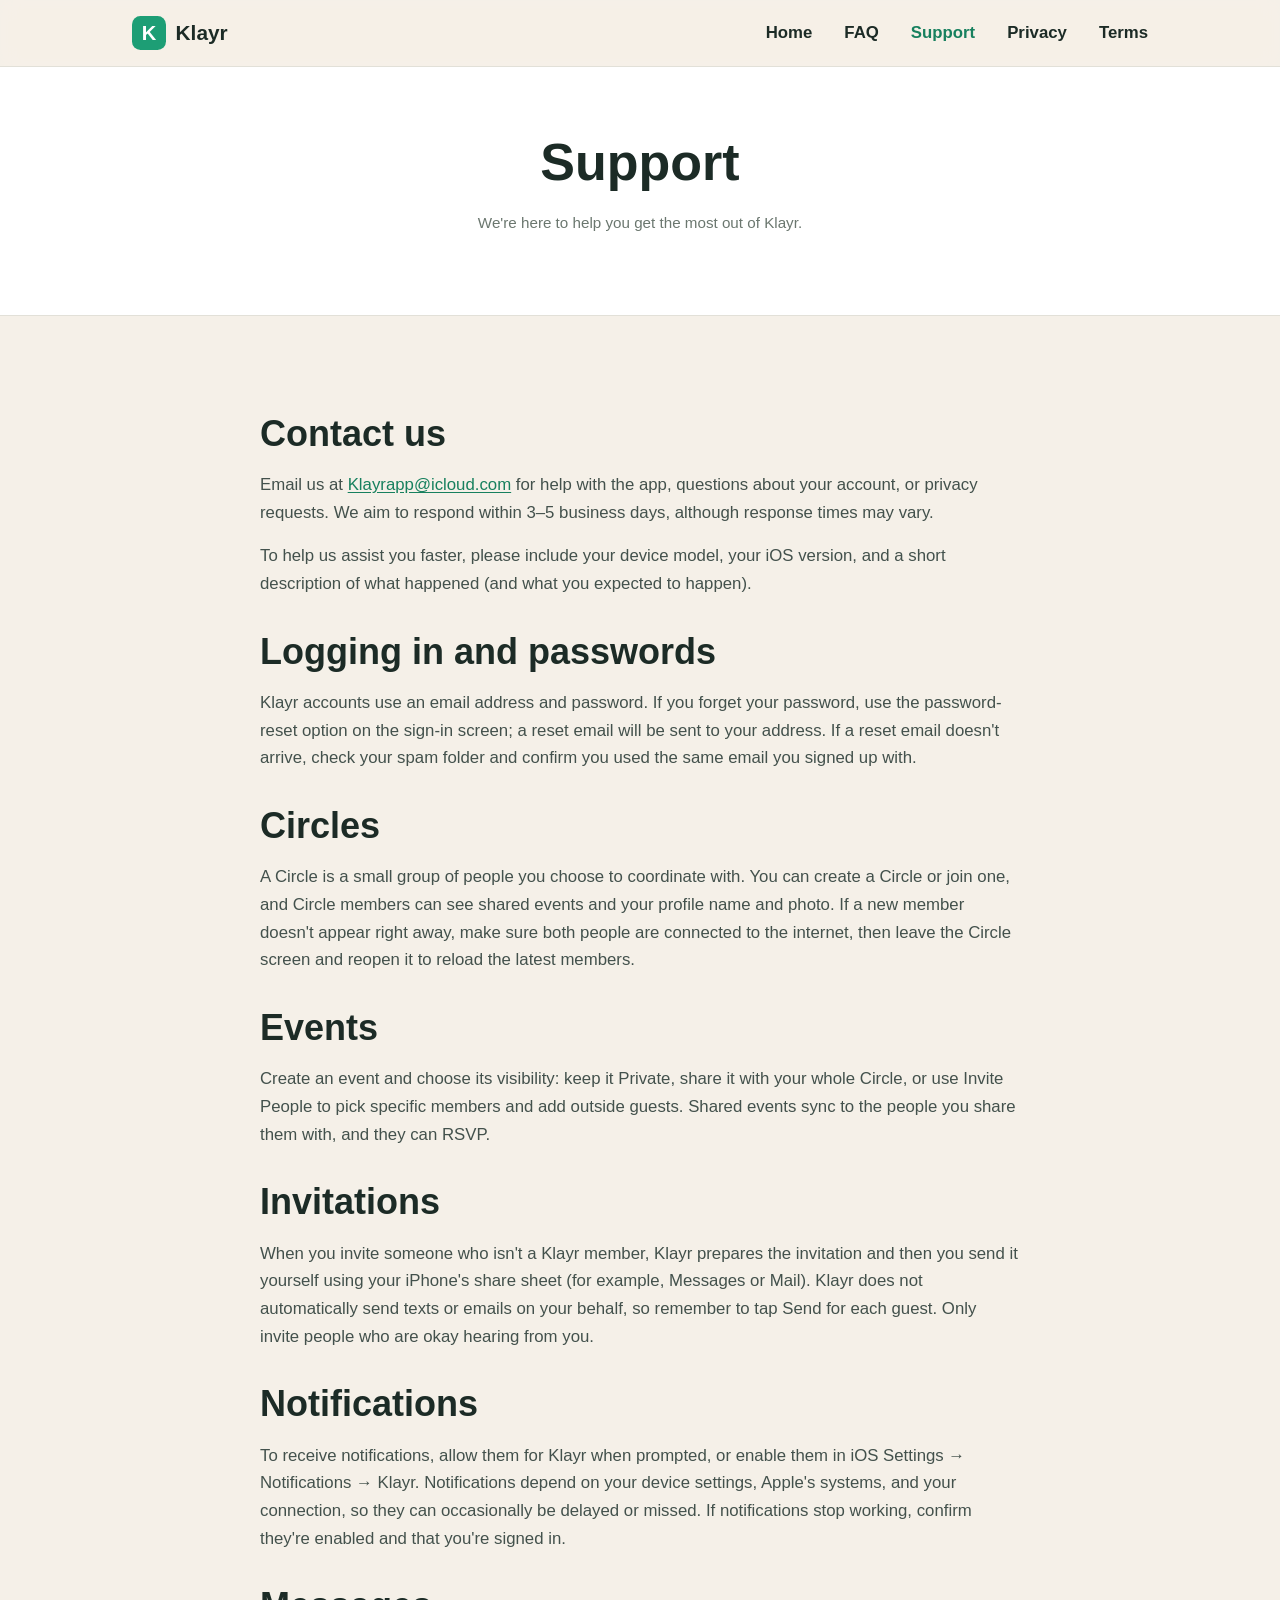
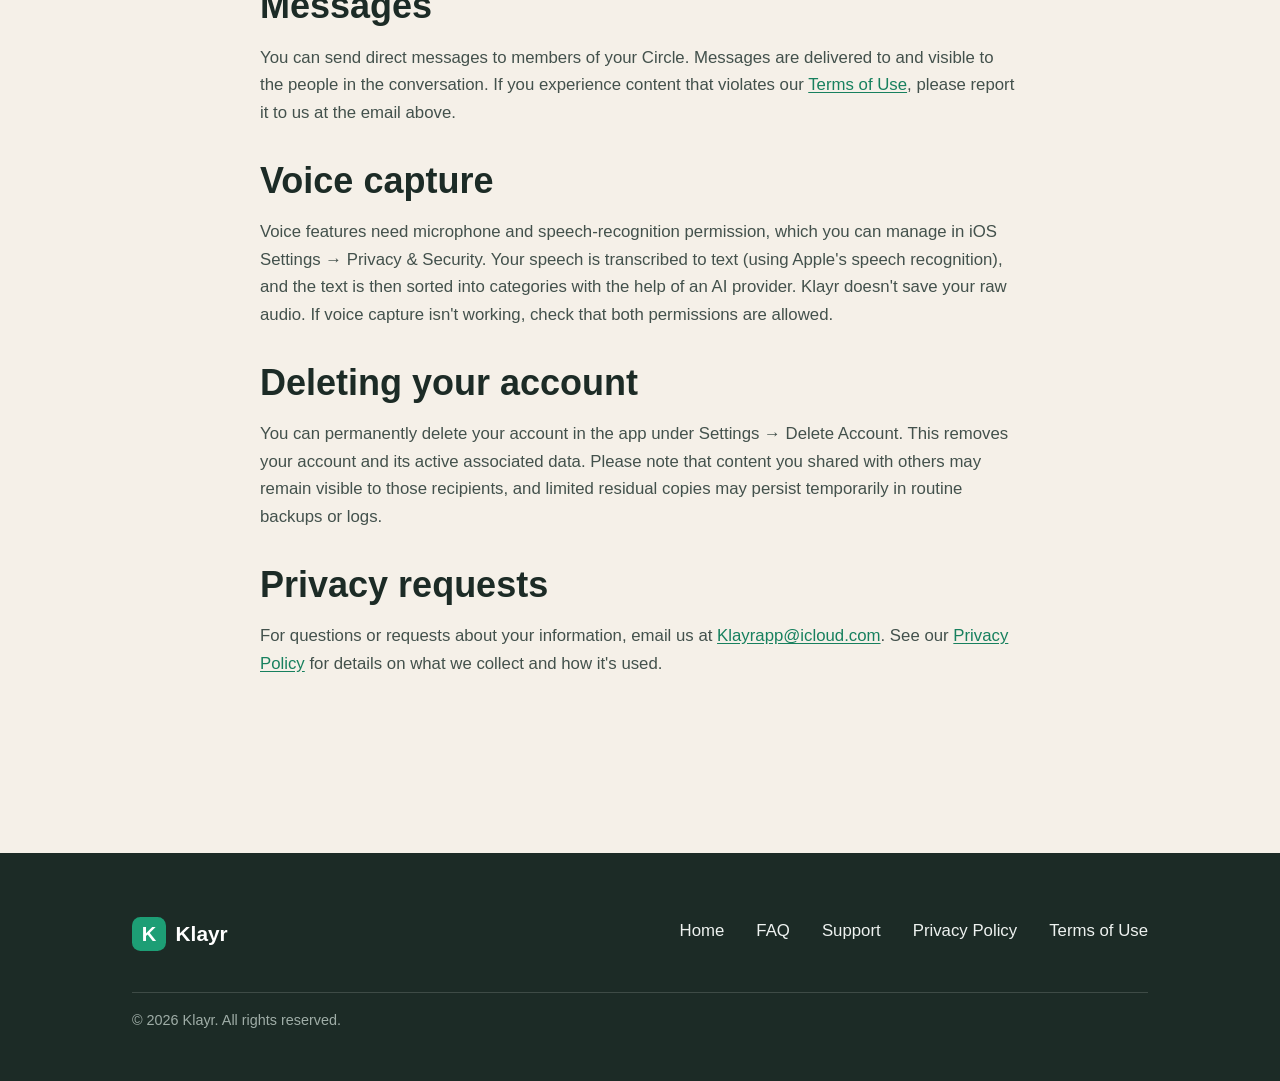
<file: support.html>
<!DOCTYPE html>
<html lang="en">
<head>
  <meta charset="UTF-8">
  <meta name="viewport" content="width=device-width, initial-scale=1.0">

  <title>Support — Klayr</title>
  <meta name="description" content="Get help and contact the Klayr team.">

  <meta property="og:type" content="website">
  <meta property="og:site_name" content="Klayr">
  <meta property="og:title" content="Support — Klayr">
  <meta property="og:description" content="Get help and contact the Klayr team.">
  <meta property="og:image" content="assets/og-image.svg">
  <meta property="og:url" content="https://jasonpbutler1-jpg.github.io/klayr-website/support.html">
  <meta name="twitter:card" content="summary_large_image">

  <link rel="icon" type="image/svg+xml" href="assets/favicon.svg">
  <link rel="apple-touch-icon" href="assets/favicon.svg">

  <link rel="stylesheet" href="css/styles.css">
  <script src="js/main.js" defer></script>
</head>
<body>
  <a class="skip-link" href="#main">Skip to main content</a>

  <header class="site-header">
    <div class="container">
      <a class="brand" href="index.html">
        <img class="brand__mark" src="assets/favicon.svg" alt="" width="34" height="34">
        <span>Klayr</span>
      </a>
      <button class="nav-toggle" type="button" aria-expanded="false" aria-controls="primary-nav">Menu</button>
      <nav class="primary-nav" id="primary-nav" aria-label="Primary">
        <ul>
          <li><a href="index.html">Home</a></li>
          <li><a href="faq.html">FAQ</a></li>
          <li><a href="support.html" aria-current="page">Support</a></li>
          <li><a href="privacy.html">Privacy</a></li>
          <li><a href="terms.html">Terms</a></li>
        </ul>
      </nav>
    </div>
  </header>

  <main id="main">
    <header class="page-header">
      <div class="container">
        <h1>Support</h1>
        <p class="meta-line">We're here to help you get the most out of Klayr.</p>
      </div>
    </header>

    <section class="container">
      <div class="page-content">
        <h2>Contact us</h2>
        <p>Email us at <a href="mailto:Klayrapp@icloud.com">Klayrapp@icloud.com</a> for
           help with the app, questions about your account, or privacy requests. We aim
           to respond within 3–5 business days, although response times may vary.</p>
        <p>To help us assist you faster, please include your device model, your iOS
           version, and a short description of what happened (and what you expected to
           happen).</p>

        <h2>Logging in and passwords</h2>
        <p>Klayr accounts use an email address and password. If you forget your password,
           use the password-reset option on the sign-in screen; a reset email will be
           sent to your address. If a reset email doesn't arrive, check your spam folder
           and confirm you used the same email you signed up with.</p>

        <h2>Circles</h2>
        <p>A Circle is a small group of people you choose to coordinate with. You can
           create a Circle or join one, and Circle members can see shared events and your
           profile name and photo. If a new member doesn't appear right away, make sure
           both people are connected to the internet, then leave the Circle screen and
           reopen it to reload the latest members.</p>

        <h2>Events</h2>
        <p>Create an event and choose its visibility: keep it Private, share it with your
           whole Circle, or use Invite People to pick specific members and add outside
           guests. Shared events sync to the people you share them with, and they can
           RSVP.</p>

        <h2>Invitations</h2>
        <p>When you invite someone who isn't a Klayr member, Klayr prepares the invitation
           and then you send it yourself using your iPhone's share sheet (for example,
           Messages or Mail). Klayr does not automatically send texts or emails on your
           behalf, so remember to tap Send for each guest. Only invite people who are okay
           hearing from you.</p>

        <h2>Notifications</h2>
        <p>To receive notifications, allow them for Klayr when prompted, or enable them in
           iOS Settings → Notifications → Klayr. Notifications depend on your device
           settings, Apple's systems, and your connection, so they can occasionally be
           delayed or missed. If notifications stop working, confirm they're enabled and
           that you're signed in.</p>

        <h2>Messages</h2>
        <p>You can send direct messages to members of your Circle. Messages are delivered
           to and visible to the people in the conversation. If you experience content
           that violates our <a href="terms.html">Terms of Use</a>, please report it to
           us at the email above.</p>

        <h2>Voice capture</h2>
        <p>Voice features need microphone and speech-recognition permission, which you can
           manage in iOS Settings → Privacy &amp; Security. Your speech is transcribed to
           text (using Apple's speech recognition), and the text is then sorted into
           categories with the help of an AI provider. Klayr doesn't save your raw audio.
           If voice capture isn't working, check that both permissions are allowed.</p>

        <h2>Deleting your account</h2>
        <p>You can permanently delete your account in the app under Settings → Delete
           Account. This removes your account and its active associated data. Please note
           that content you shared with others may remain visible to those recipients, and
           limited residual copies may persist temporarily in routine backups or logs.</p>

        <h2>Privacy requests</h2>
        <p>For questions or requests about your information, email us at
           <a href="mailto:Klayrapp@icloud.com">Klayrapp@icloud.com</a>. See our
           <a href="privacy.html">Privacy Policy</a> for details on what we collect and
           how it's used.</p>
      </div>
    </section>
  </main>

  <footer class="site-footer">
    <div class="container">
      <div class="footer-grid">
        <div>
          <a class="brand" href="index.html">
            <img class="brand__mark" src="assets/favicon.svg" alt="" width="34" height="34">
            <span>Klayr</span>
          </a>
        </div>
        <nav class="footer-nav" aria-label="Footer">
          <ul>
            <li><a href="index.html">Home</a></li>
            <li><a href="faq.html">FAQ</a></li>
            <li><a href="support.html">Support</a></li>
            <li><a href="privacy.html">Privacy Policy</a></li>
            <li><a href="terms.html">Terms of Use</a></li>
          </ul>
        </nav>
      </div>
      <p class="footer-legal">&copy; 2026 Klayr. All rights reserved.</p>
    </div>
  </footer>
</body>
</html>
</file>
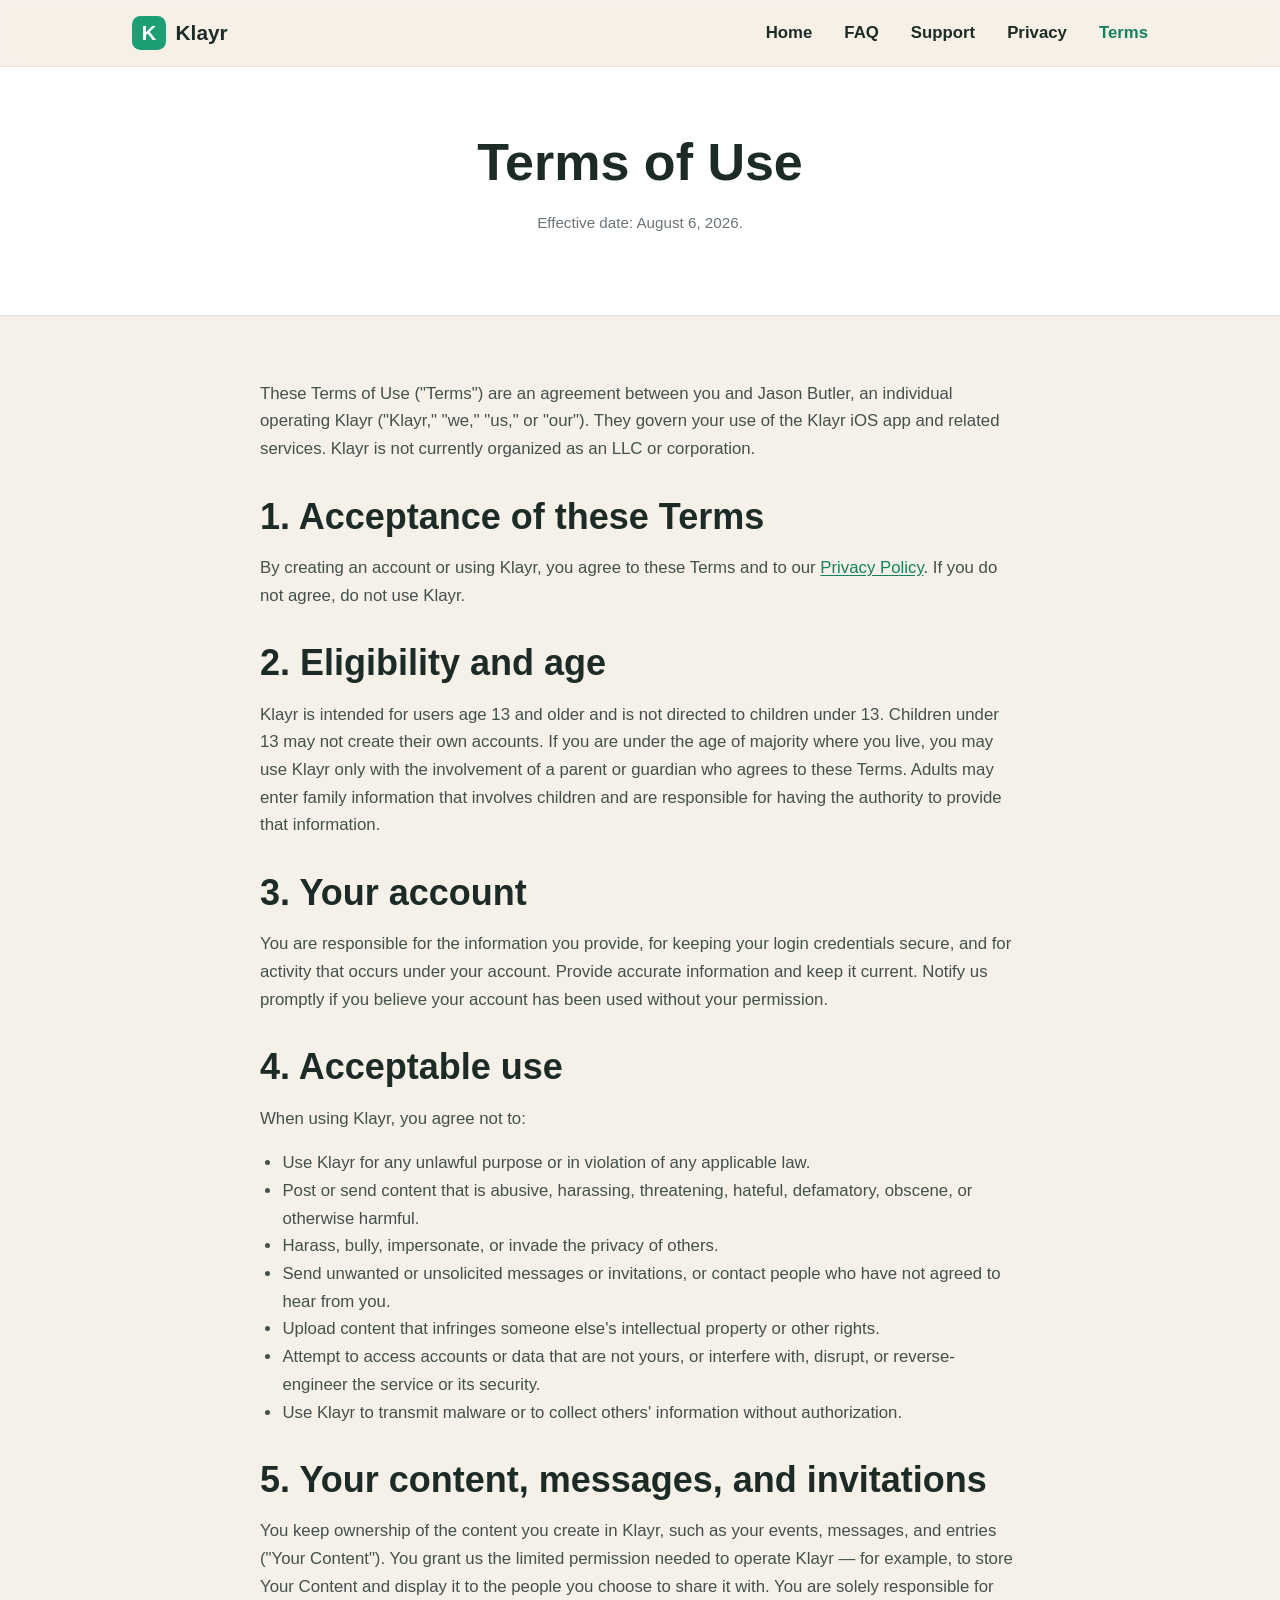
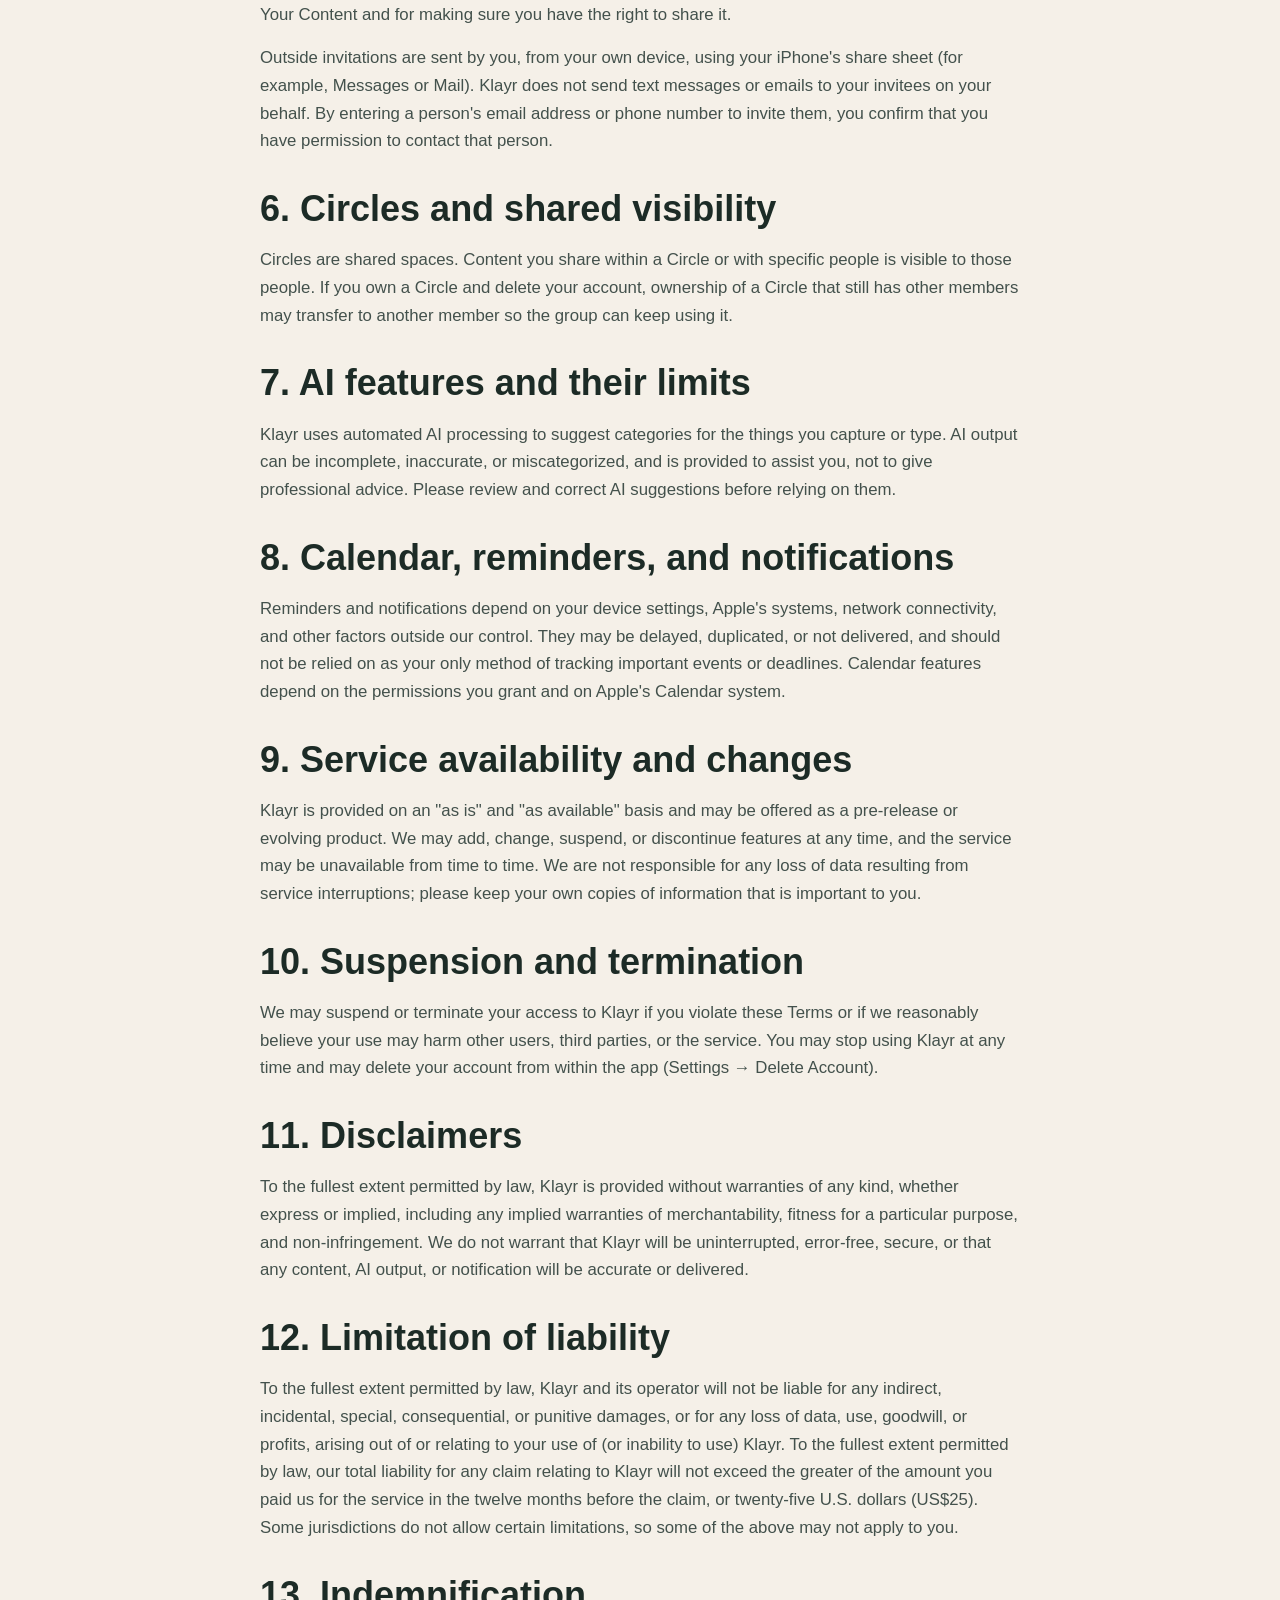
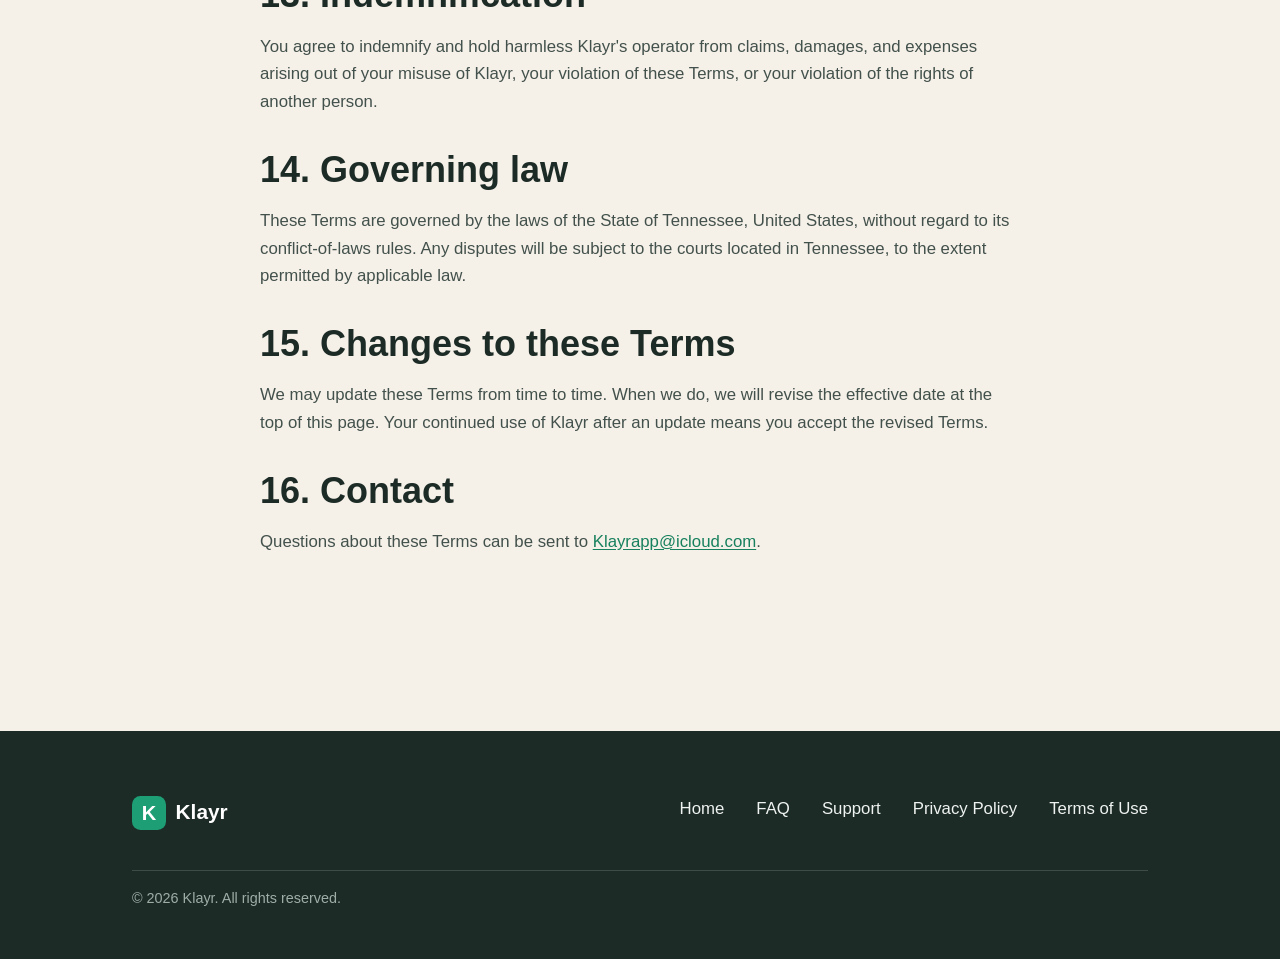
<file: terms.html>
<!DOCTYPE html>
<html lang="en">
<head>
  <meta charset="UTF-8">
  <meta name="viewport" content="width=device-width, initial-scale=1.0">

  <title>Terms of Use — Klayr</title>
  <meta name="description" content="Klayr's Terms of Use.">

  <meta property="og:type" content="website">
  <meta property="og:site_name" content="Klayr">
  <meta property="og:title" content="Terms of Use — Klayr">
  <meta property="og:description" content="Klayr's Terms of Use.">
  <meta property="og:image" content="assets/og-image.svg">
  <meta property="og:url" content="https://jasonpbutler1-jpg.github.io/klayr-website/terms.html">
  <meta name="twitter:card" content="summary_large_image">

  <link rel="icon" type="image/svg+xml" href="assets/favicon.svg">
  <link rel="apple-touch-icon" href="assets/favicon.svg">

  <link rel="stylesheet" href="css/styles.css">
  <script src="js/main.js" defer></script>
</head>
<body>
  <a class="skip-link" href="#main">Skip to main content</a>

  <header class="site-header">
    <div class="container">
      <a class="brand" href="index.html">
        <img class="brand__mark" src="assets/favicon.svg" alt="" width="34" height="34">
        <span>Klayr</span>
      </a>
      <button class="nav-toggle" type="button" aria-expanded="false" aria-controls="primary-nav">Menu</button>
      <nav class="primary-nav" id="primary-nav" aria-label="Primary">
        <ul>
          <li><a href="index.html">Home</a></li>
          <li><a href="faq.html">FAQ</a></li>
          <li><a href="support.html">Support</a></li>
          <li><a href="privacy.html">Privacy</a></li>
          <li><a href="terms.html" aria-current="page">Terms</a></li>
        </ul>
      </nav>
    </div>
  </header>

  <main id="main">
    <header class="page-header">
      <div class="container">
        <h1>Terms of Use</h1>
        <p class="meta-line">Effective date: August 6, 2026.</p>
      </div>
    </header>

    <section class="container">
      <div class="page-content">
        <p>These Terms of Use ("Terms") are an agreement between you and Jason Butler,
           an individual operating Klayr ("Klayr," "we," "us," or "our"). They govern
           your use of the Klayr iOS app and related services. Klayr is not currently
           organized as an LLC or corporation.</p>

        <h2>1. Acceptance of these Terms</h2>
        <p>By creating an account or using Klayr, you agree to these Terms and to our
           <a href="privacy.html">Privacy Policy</a>. If you do not agree, do not use
           Klayr.</p>

        <h2>2. Eligibility and age</h2>
        <p>Klayr is intended for users age 13 and older and is not directed to children
           under 13. Children under 13 may not create their own accounts. If you are
           under the age of majority where you live, you may use Klayr only with the
           involvement of a parent or guardian who agrees to these Terms. Adults may
           enter family information that involves children and are responsible for
           having the authority to provide that information.</p>

        <h2>3. Your account</h2>
        <p>You are responsible for the information you provide, for keeping your login
           credentials secure, and for activity that occurs under your account. Provide
           accurate information and keep it current. Notify us promptly if you believe
           your account has been used without your permission.</p>

        <h2>4. Acceptable use</h2>
        <p>When using Klayr, you agree not to:</p>
        <ul>
          <li>Use Klayr for any unlawful purpose or in violation of any applicable law.</li>
          <li>Post or send content that is abusive, harassing, threatening, hateful,
              defamatory, obscene, or otherwise harmful.</li>
          <li>Harass, bully, impersonate, or invade the privacy of others.</li>
          <li>Send unwanted or unsolicited messages or invitations, or contact people
              who have not agreed to hear from you.</li>
          <li>Upload content that infringes someone else's intellectual property or
              other rights.</li>
          <li>Attempt to access accounts or data that are not yours, or interfere with,
              disrupt, or reverse-engineer the service or its security.</li>
          <li>Use Klayr to transmit malware or to collect others' information without
              authorization.</li>
        </ul>

        <h2>5. Your content, messages, and invitations</h2>
        <p>You keep ownership of the content you create in Klayr, such as your events,
           messages, and entries ("Your Content"). You grant us the limited permission
           needed to operate Klayr — for example, to store Your Content and display it
           to the people you choose to share it with. You are solely responsible for
           Your Content and for making sure you have the right to share it.</p>
        <p>Outside invitations are sent by you, from your own device, using your
           iPhone's share sheet (for example, Messages or Mail). Klayr does not send
           text messages or emails to your invitees on your behalf. By entering a
           person's email address or phone number to invite them, you confirm that you
           have permission to contact that person.</p>

        <h2>6. Circles and shared visibility</h2>
        <p>Circles are shared spaces. Content you share within a Circle or with specific
           people is visible to those people. If you own a Circle and delete your
           account, ownership of a Circle that still has other members may transfer to
           another member so the group can keep using it.</p>

        <h2>7. AI features and their limits</h2>
        <p>Klayr uses automated AI processing to suggest categories for the things you
           capture or type. AI output can be incomplete, inaccurate, or miscategorized,
           and is provided to assist you, not to give professional advice. Please review
           and correct AI suggestions before relying on them.</p>

        <h2>8. Calendar, reminders, and notifications</h2>
        <p>Reminders and notifications depend on your device settings, Apple's systems,
           network connectivity, and other factors outside our control. They may be
           delayed, duplicated, or not delivered, and should not be relied on as your
           only method of tracking important events or deadlines. Calendar features
           depend on the permissions you grant and on Apple's Calendar system.</p>

        <h2>9. Service availability and changes</h2>
        <p>Klayr is provided on an "as is" and "as available" basis and may be offered
           as a pre-release or evolving product. We may add, change, suspend, or
           discontinue features at any time, and the service may be unavailable from
           time to time. We are not responsible for any loss of data resulting from
           service interruptions; please keep your own copies of information that is
           important to you.</p>

        <h2>10. Suspension and termination</h2>
        <p>We may suspend or terminate your access to Klayr if you violate these Terms
           or if we reasonably believe your use may harm other users, third parties, or
           the service. You may stop using Klayr at any time and may delete your account
           from within the app (Settings → Delete Account).</p>

        <h2>11. Disclaimers</h2>
        <p>To the fullest extent permitted by law, Klayr is provided without warranties
           of any kind, whether express or implied, including any implied warranties of
           merchantability, fitness for a particular purpose, and non-infringement. We
           do not warrant that Klayr will be uninterrupted, error-free, secure, or that
           any content, AI output, or notification will be accurate or delivered.</p>

        <h2>12. Limitation of liability</h2>
        <p>To the fullest extent permitted by law, Klayr and its operator will not be
           liable for any indirect, incidental, special, consequential, or punitive
           damages, or for any loss of data, use, goodwill, or profits, arising out of
           or relating to your use of (or inability to use) Klayr. To the fullest extent
           permitted by law, our total liability for any claim relating to Klayr will
           not exceed the greater of the amount you paid us for the service in the twelve
           months before the claim, or twenty-five U.S. dollars (US$25). Some
           jurisdictions do not allow certain limitations, so some of the above may not
           apply to you.</p>

        <h2>13. Indemnification</h2>
        <p>You agree to indemnify and hold harmless Klayr's operator from claims,
           damages, and expenses arising out of your misuse of Klayr, your violation of
           these Terms, or your violation of the rights of another person.</p>

        <h2>14. Governing law</h2>
        <p>These Terms are governed by the laws of the State of Tennessee, United States,
           without regard to its conflict-of-laws rules. Any disputes will be subject to
           the courts located in Tennessee, to the extent permitted by applicable law.</p>

        <h2>15. Changes to these Terms</h2>
        <p>We may update these Terms from time to time. When we do, we will revise the
           effective date at the top of this page. Your continued use of Klayr after an
           update means you accept the revised Terms.</p>

        <h2>16. Contact</h2>
        <p>Questions about these Terms can be sent to
           <a href="mailto:Klayrapp@icloud.com">Klayrapp@icloud.com</a>.</p>
      </div>
    </section>
  </main>

  <footer class="site-footer">
    <div class="container">
      <div class="footer-grid">
        <div>
          <a class="brand" href="index.html">
            <img class="brand__mark" src="assets/favicon.svg" alt="" width="34" height="34">
            <span>Klayr</span>
          </a>
        </div>
        <nav class="footer-nav" aria-label="Footer">
          <ul>
            <li><a href="index.html">Home</a></li>
            <li><a href="faq.html">FAQ</a></li>
            <li><a href="support.html">Support</a></li>
            <li><a href="privacy.html">Privacy Policy</a></li>
            <li><a href="terms.html">Terms of Use</a></li>
          </ul>
        </nav>
      </div>
      <p class="footer-legal">&copy; 2026 Klayr. All rights reserved.</p>
    </div>
  </footer>
</body>
</html>
</file>
<file: css/styles.css>
/* ==========================================================================
   Klayr Website — Global Stylesheet
   Sections:
   1.  Design tokens (CSS custom properties)
   2.  Base & reset
   3.  Accessibility helpers (skip link, focus)
   4.  Layout (container)
   5.  Header & navigation
   6.  Buttons
   7.  Hero
   8.  Feature grid
   9.  Call to action
   10. Content pages (legal / support / faq)
   11. Placeholder notice component
   12. 404 page
   13. Footer
   14. Responsive breakpoints
   15. Reduced motion
   ========================================================================== */

/* 1. Design tokens ------------------------------------------------------- */
:root {
  --color-brand: #1D9E75;
  --color-brand-dark: #17805e;
  --color-cream: #F5F0E8;
  --color-ink: #1c2b26;
  --color-body: #43514c;
  --color-muted: #6b776f;
  --color-white: #ffffff;
  --color-border: #e2e0d8;

  --font-sans: -apple-system, BlinkMacSystemFont, "Segoe UI", Roboto, Helvetica, Arial, sans-serif;

  --space-xs: 0.5rem;
  --space-sm: 1rem;
  --space-md: 2rem;
  --space-lg: 4rem;
  --space-xl: 6rem;

  --radius: 16px;
  --radius-sm: 10px;
  --shadow: 0 10px 30px rgba(28, 43, 38, 0.08);
  --shadow-sm: 0 4px 12px rgba(28, 43, 38, 0.06);

  --maxw: 1080px;
}

/* 2. Base & reset ------------------------------------------------------- */
*,
*::before,
*::after {
  box-sizing: border-box;
}

html {
  scroll-behavior: smooth;
  -webkit-text-size-adjust: 100%;
}

body {
  margin: 0;
  font-family: var(--font-sans);
  color: var(--color-body);
  background: var(--color-cream);
  line-height: 1.65;
  font-size: 1.05rem;
}

img {
  max-width: 100%;
  height: auto;
  display: block;
}

h1, h2, h3, h4 {
  color: var(--color-ink);
  line-height: 1.2;
  margin: 0 0 var(--space-sm);
  font-weight: 700;
}

h1 { font-size: clamp(2rem, 5vw, 3.25rem); }
h2 { font-size: clamp(1.6rem, 3.5vw, 2.25rem); }
h3 { font-size: 1.25rem; }

p { margin: 0 0 var(--space-sm); }

a {
  color: var(--color-brand-dark);
  text-decoration: underline;
  text-underline-offset: 2px;
}

a:hover { color: var(--color-brand); }

/* 3. Accessibility helpers ---------------------------------------------- */
.skip-link {
  position: absolute;
  left: -999px;
  top: 0;
  background: var(--color-ink);
  color: var(--color-white);
  padding: var(--space-xs) var(--space-sm);
  border-radius: 0 0 var(--radius-sm) 0;
  z-index: 100;
}

.skip-link:focus {
  left: 0;
  color: var(--color-white);
}

:focus-visible {
  outline: 3px solid var(--color-brand);
  outline-offset: 2px;
  border-radius: 4px;
}

.visually-hidden {
  position: absolute;
  width: 1px;
  height: 1px;
  padding: 0;
  margin: -1px;
  overflow: hidden;
  clip: rect(0, 0, 0, 0);
  white-space: nowrap;
  border: 0;
}

/* 4. Layout ------------------------------------------------------------- */
.container {
  width: 100%;
  max-width: var(--maxw);
  margin-inline: auto;
  padding-inline: var(--space-md);
}

section {
  padding-block: var(--space-lg);
}

/* 5. Header & navigation ------------------------------------------------ */
.site-header {
  position: sticky;
  top: 0;
  z-index: 50;
  background: rgba(245, 240, 232, 0.9);
  backdrop-filter: saturate(180%) blur(10px);
  border-bottom: 1px solid var(--color-border);
}

.site-header .container {
  display: flex;
  align-items: center;
  justify-content: space-between;
  padding-block: var(--space-sm);
}

.brand {
  display: inline-flex;
  align-items: center;
  gap: 0.6rem;
  font-weight: 800;
  font-size: 1.3rem;
  color: var(--color-ink);
  text-decoration: none;
}

.brand__mark {
  width: 34px;
  height: 34px;
}

.nav-toggle {
  display: none;
  background: none;
  border: 1px solid var(--color-border);
  border-radius: var(--radius-sm);
  padding: 0.5rem 0.7rem;
  cursor: pointer;
  color: var(--color-ink);
  font-size: 1rem;
}

.primary-nav ul {
  list-style: none;
  display: flex;
  gap: var(--space-md);
  margin: 0;
  padding: 0;
}

.primary-nav a {
  color: var(--color-ink);
  text-decoration: none;
  font-weight: 600;
}

.primary-nav a:hover,
.primary-nav a[aria-current="page"] {
  color: var(--color-brand-dark);
}

/* 6. Buttons ------------------------------------------------------------ */
.btn {
  display: inline-block;
  padding: 0.85rem 1.6rem;
  border-radius: var(--radius-sm);
  font-weight: 700;
  text-decoration: none;
  cursor: pointer;
  border: 2px solid transparent;
  transition: transform 0.15s ease, background 0.15s ease;
}

.btn--primary {
  background: var(--color-brand);
  color: var(--color-white);
}

.btn--primary:hover {
  background: var(--color-brand-dark);
  color: var(--color-white);
  transform: translateY(-2px);
}

.btn--ghost {
  background: transparent;
  color: var(--color-brand-dark);
  border-color: var(--color-brand);
}

.btn--ghost:hover {
  background: rgba(29, 158, 117, 0.1);
  color: var(--color-brand-dark);
}

/* Button placed on the brand-colored CTA card */
.btn--on-brand {
  background: var(--color-white);
  color: var(--color-brand-dark);
}

.btn--on-brand:hover {
  background: #eef2f0;
  color: var(--color-brand-dark);
}

/* 7. Hero --------------------------------------------------------------- */
.hero {
  text-align: center;
  padding-block: var(--space-xl) var(--space-lg);
}

.hero p.lead {
  font-size: 1.25rem;
  color: var(--color-body);
  max-width: 40ch;
  margin-inline: auto;
  margin-bottom: var(--space-md);
}

.hero__actions {
  display: flex;
  gap: var(--space-sm);
  justify-content: center;
  flex-wrap: wrap;
}

/* 8. Feature grid ------------------------------------------------------- */
.features {
  background: var(--color-white);
  border-radius: var(--radius);
}

.feature-grid {
  display: grid;
  grid-template-columns: repeat(auto-fit, minmax(240px, 1fr));
  gap: var(--space-md);
  margin-top: var(--space-md);
}

.feature {
  background: var(--color-cream);
  border: 1px solid var(--color-border);
  border-radius: var(--radius);
  padding: var(--space-md);
}

.feature__icon {
  width: 48px;
  height: 48px;
  margin-bottom: var(--space-sm);
}

/* 9. Call to action ----------------------------------------------------- */
.cta {
  text-align: center;
}

.cta__card {
  background: var(--color-brand);
  color: var(--color-white);
  border-radius: var(--radius);
  padding: var(--space-lg) var(--space-md);
  box-shadow: var(--shadow);
}

.cta__card h2,
.cta__card p { color: var(--color-white); }

/* 10. Content pages (legal / support / faq) ----------------------------- */
.page-header {
  background: var(--color-white);
  border-bottom: 1px solid var(--color-border);
  padding-block: var(--space-lg);
  text-align: center;
}

.page-content {
  max-width: 760px;
  margin-inline: auto;
}

.page-content h2 { margin-top: var(--space-md); }

.page-content ul,
.page-content ol { padding-left: 1.4rem; }

.meta-line {
  color: var(--color-muted);
  font-size: 0.95rem;
}

/* 11. Placeholder notice component -------------------------------------- */
.placeholder {
  background: var(--color-white);
  border: 2px dashed var(--color-brand);
  border-radius: var(--radius);
  padding: var(--space-md);
  margin-block: var(--space-md);
}

.placeholder__badge {
  display: inline-block;
  background: rgba(29, 158, 117, 0.12);
  color: var(--color-brand-dark);
  font-weight: 700;
  font-size: 0.8rem;
  letter-spacing: 0.04em;
  text-transform: uppercase;
  padding: 0.3rem 0.7rem;
  border-radius: 999px;
  margin-bottom: var(--space-sm);
}

/* 11b. Forms ------------------------------------------------------------ */
.form-card {
  background: var(--color-white);
  border: 1px solid var(--color-border);
  border-radius: var(--radius);
  padding: var(--space-md);
  max-width: 720px;
  margin-inline: auto;
  box-shadow: var(--shadow-sm);
}

.field {
  margin-bottom: var(--space-md);
}

.field > label {
  display: block;
  font-weight: 600;
  color: var(--color-ink);
  margin-bottom: 0.4rem;
}

.field .hint {
  font-size: 0.9rem;
  color: var(--color-muted);
  margin: 0 0 0.4rem;
}

.field input,
.field select,
.field textarea {
  width: 100%;
  font: inherit;
  color: var(--color-ink);
  padding: 0.7rem 0.8rem;
  border: 1px solid var(--color-border);
  border-radius: var(--radius-sm);
  background: var(--color-cream);
}

.field textarea {
  min-height: 120px;
  resize: vertical;
}

.field .req {
  color: #b3261e;
}

fieldset {
  border: 1px solid var(--color-border);
  border-radius: var(--radius);
  padding: var(--space-md);
  margin: 0 0 var(--space-md);
}

fieldset legend {
  font-weight: 700;
  color: var(--color-ink);
  padding-inline: 0.5rem;
}

.form-status {
  border-radius: var(--radius-sm);
  padding: var(--space-sm);
  margin-bottom: var(--space-md);
}

.form-status[data-state="success"] {
  background: rgba(29, 158, 117, 0.12);
  color: var(--color-brand-dark);
}

.form-status[data-state="error"] {
  background: rgba(179, 38, 30, 0.1);
  color: #8a1d16;
}

/* 12. 404 page ---------------------------------------------------------- */
.error-page {
  min-height: 60vh;
  display: flex;
  flex-direction: column;
  align-items: center;
  justify-content: center;
  text-align: center;
}

.error-page .code {
  font-size: clamp(4rem, 15vw, 8rem);
  font-weight: 800;
  color: var(--color-brand);
  line-height: 1;
  margin: 0;
}

/* 13. Footer ------------------------------------------------------------ */
.site-footer {
  background: var(--color-ink);
  color: #cdd6d1;
  padding-block: var(--space-lg) var(--space-md);
  margin-top: var(--space-xl);
}

.site-footer a { color: #eef2f0; }

/* Brand lockup stays light on the dark footer */
.site-footer .brand { color: var(--color-white); }

.footer-grid {
  display: flex;
  flex-wrap: wrap;
  gap: var(--space-md);
  justify-content: space-between;
}

.footer-nav ul {
  list-style: none;
  margin: 0;
  padding: 0;
  display: flex;
  flex-wrap: wrap;
  gap: var(--space-md);
}

.footer-nav a { text-decoration: none; }
.footer-nav a:hover { text-decoration: underline; }

.footer-legal {
  margin-top: var(--space-md);
  padding-top: var(--space-sm);
  border-top: 1px solid rgba(255, 255, 255, 0.15);
  font-size: 0.9rem;
  color: #9fada7;
}

/* 14. Responsive breakpoints ------------------------------------------- */
@media (max-width: 720px) {
  .nav-toggle { display: inline-block; }

  .primary-nav {
    display: none;
    width: 100%;
  }

  .primary-nav.is-open { display: block; }

  .site-header .container { flex-wrap: wrap; }

  .primary-nav ul {
    flex-direction: column;
    gap: var(--space-sm);
    padding-top: var(--space-sm);
  }
}

/* 15. Reduced motion ---------------------------------------------------- */
@media (prefers-reduced-motion: reduce) {
  html { scroll-behavior: auto; }
  * { transition: none !important; }
}
</file>
